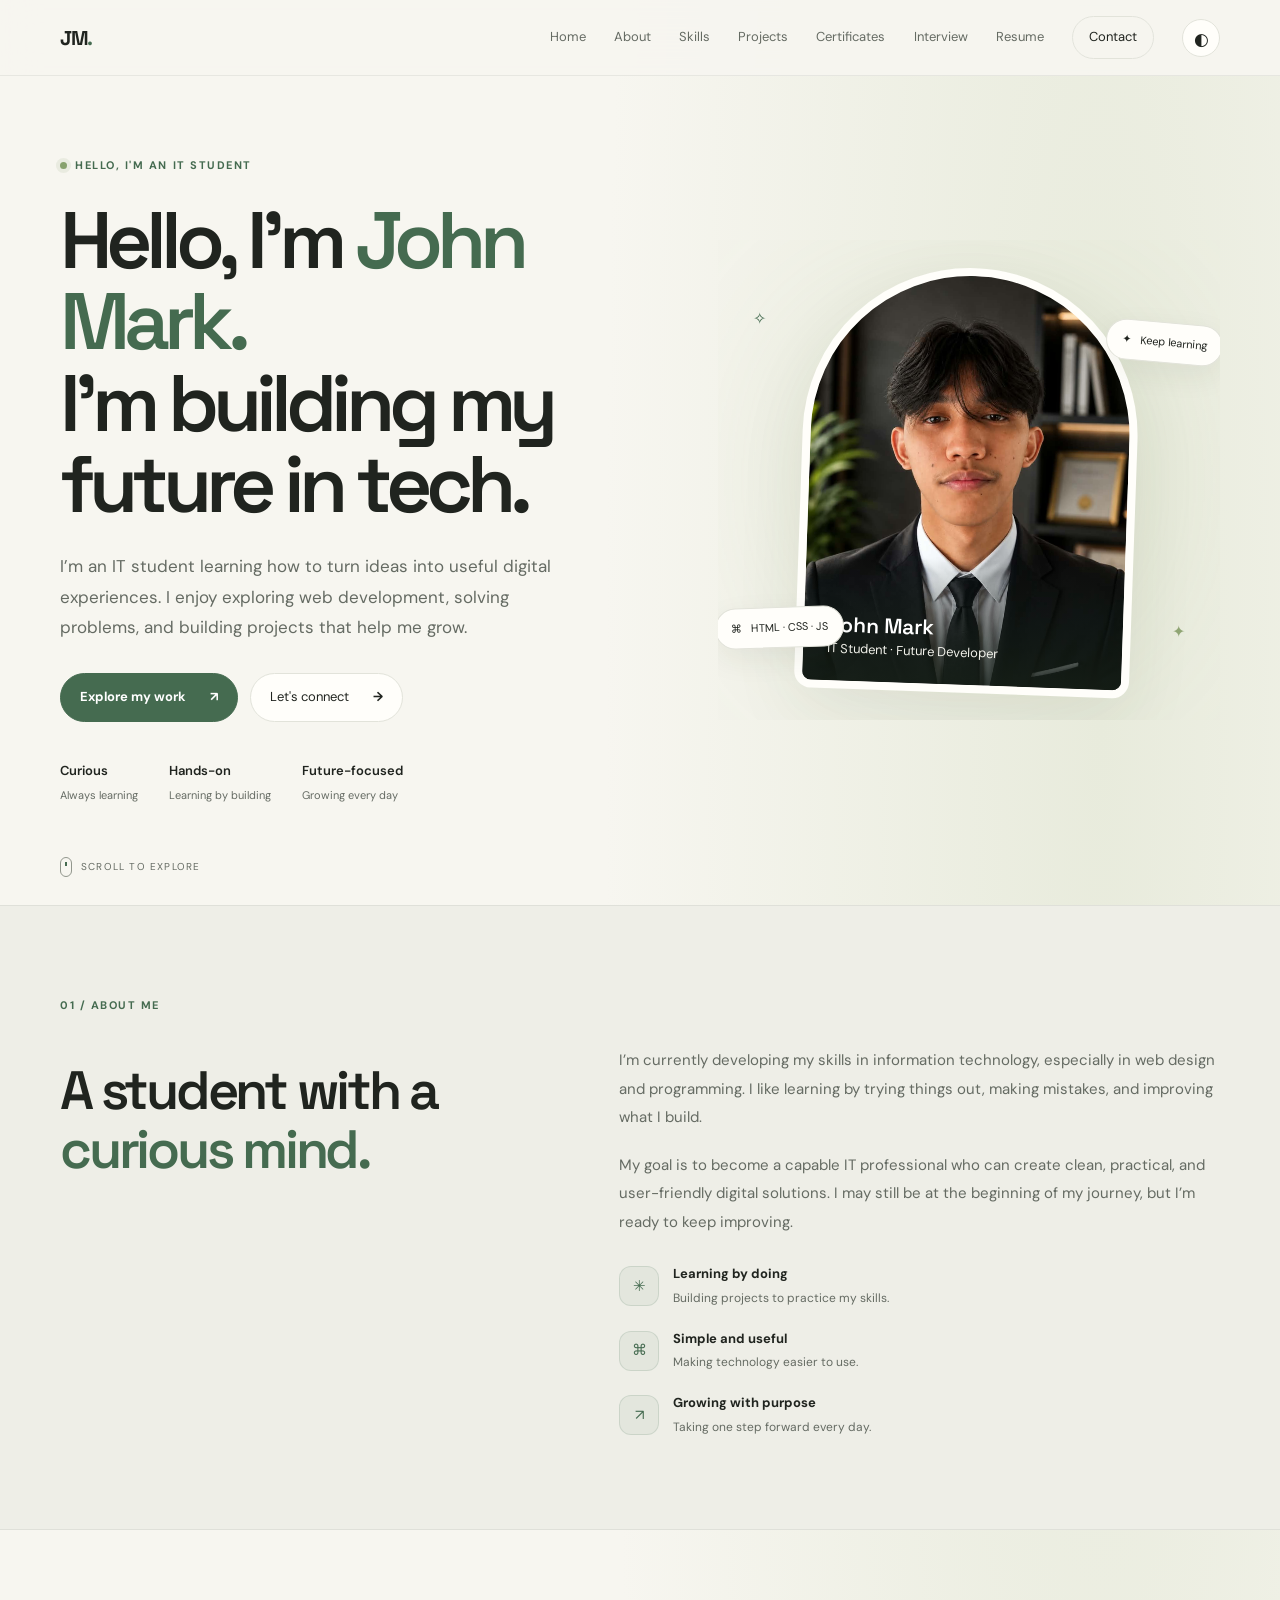
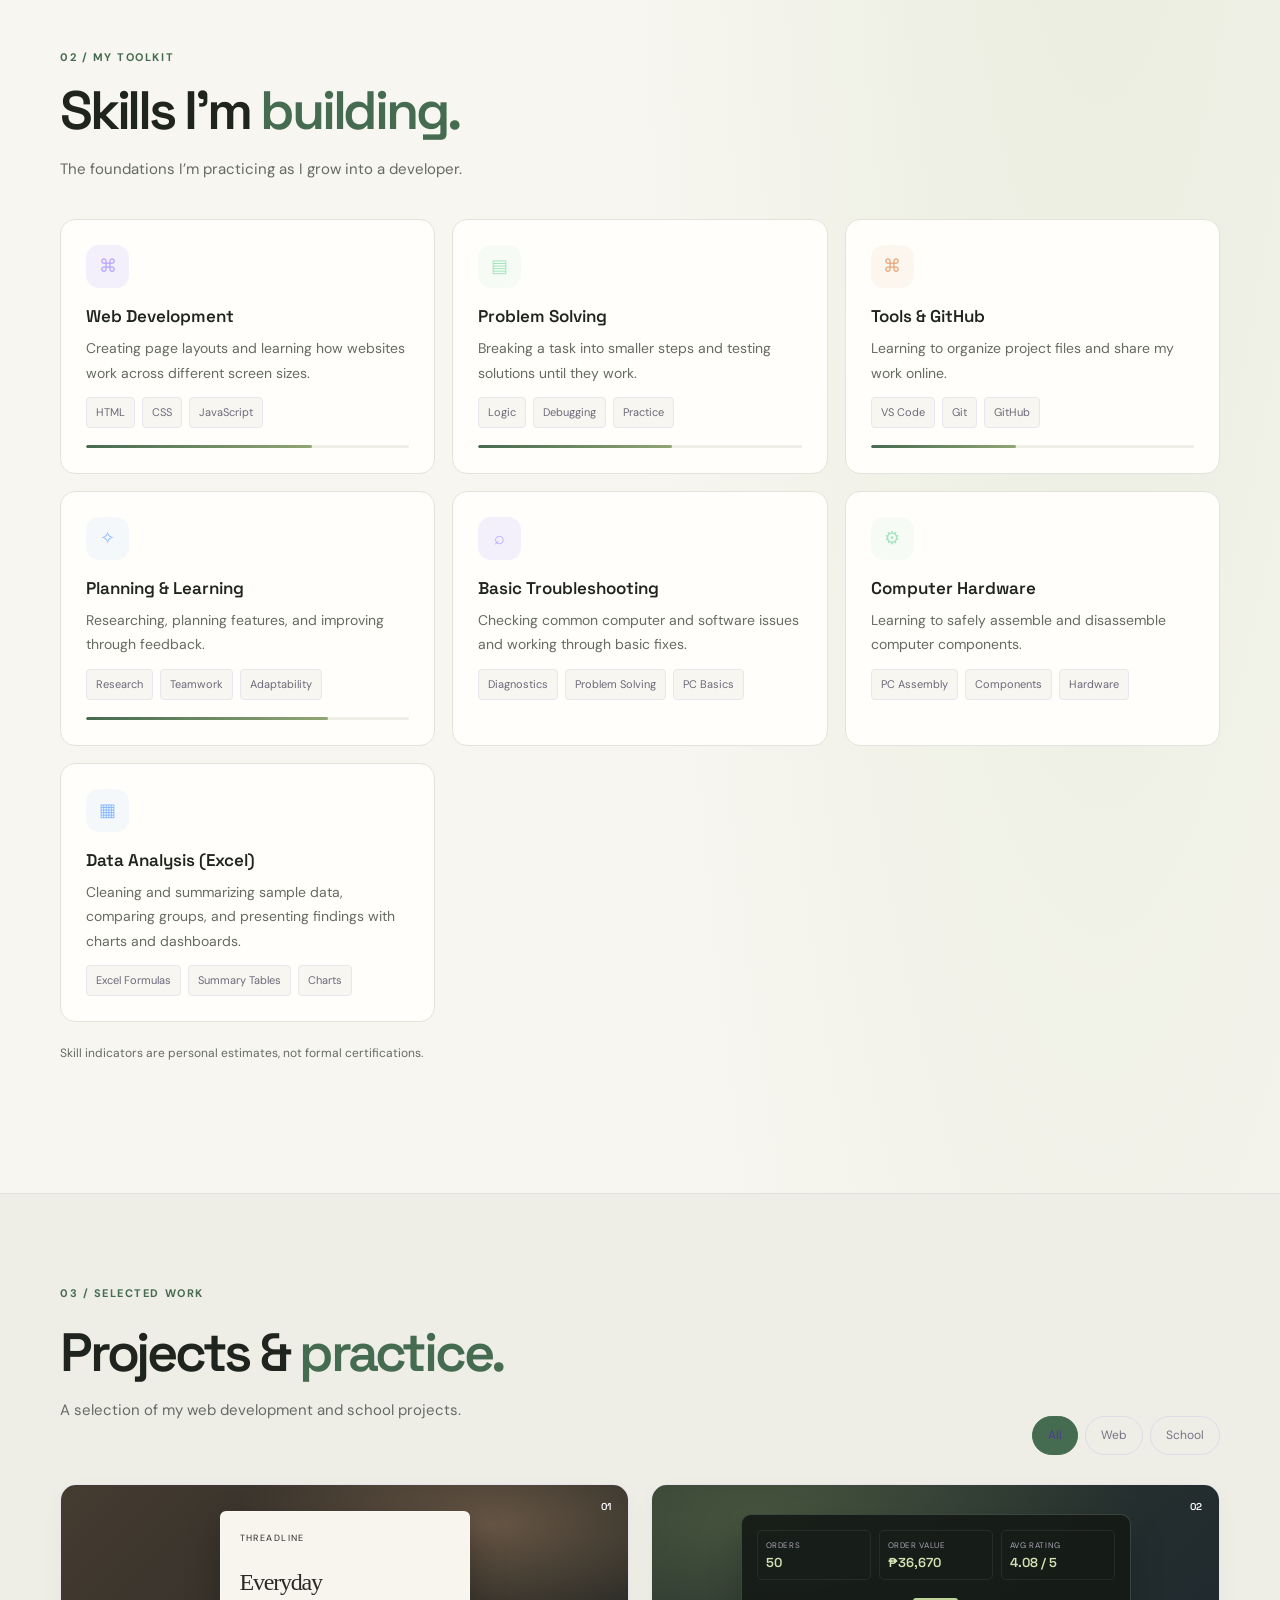
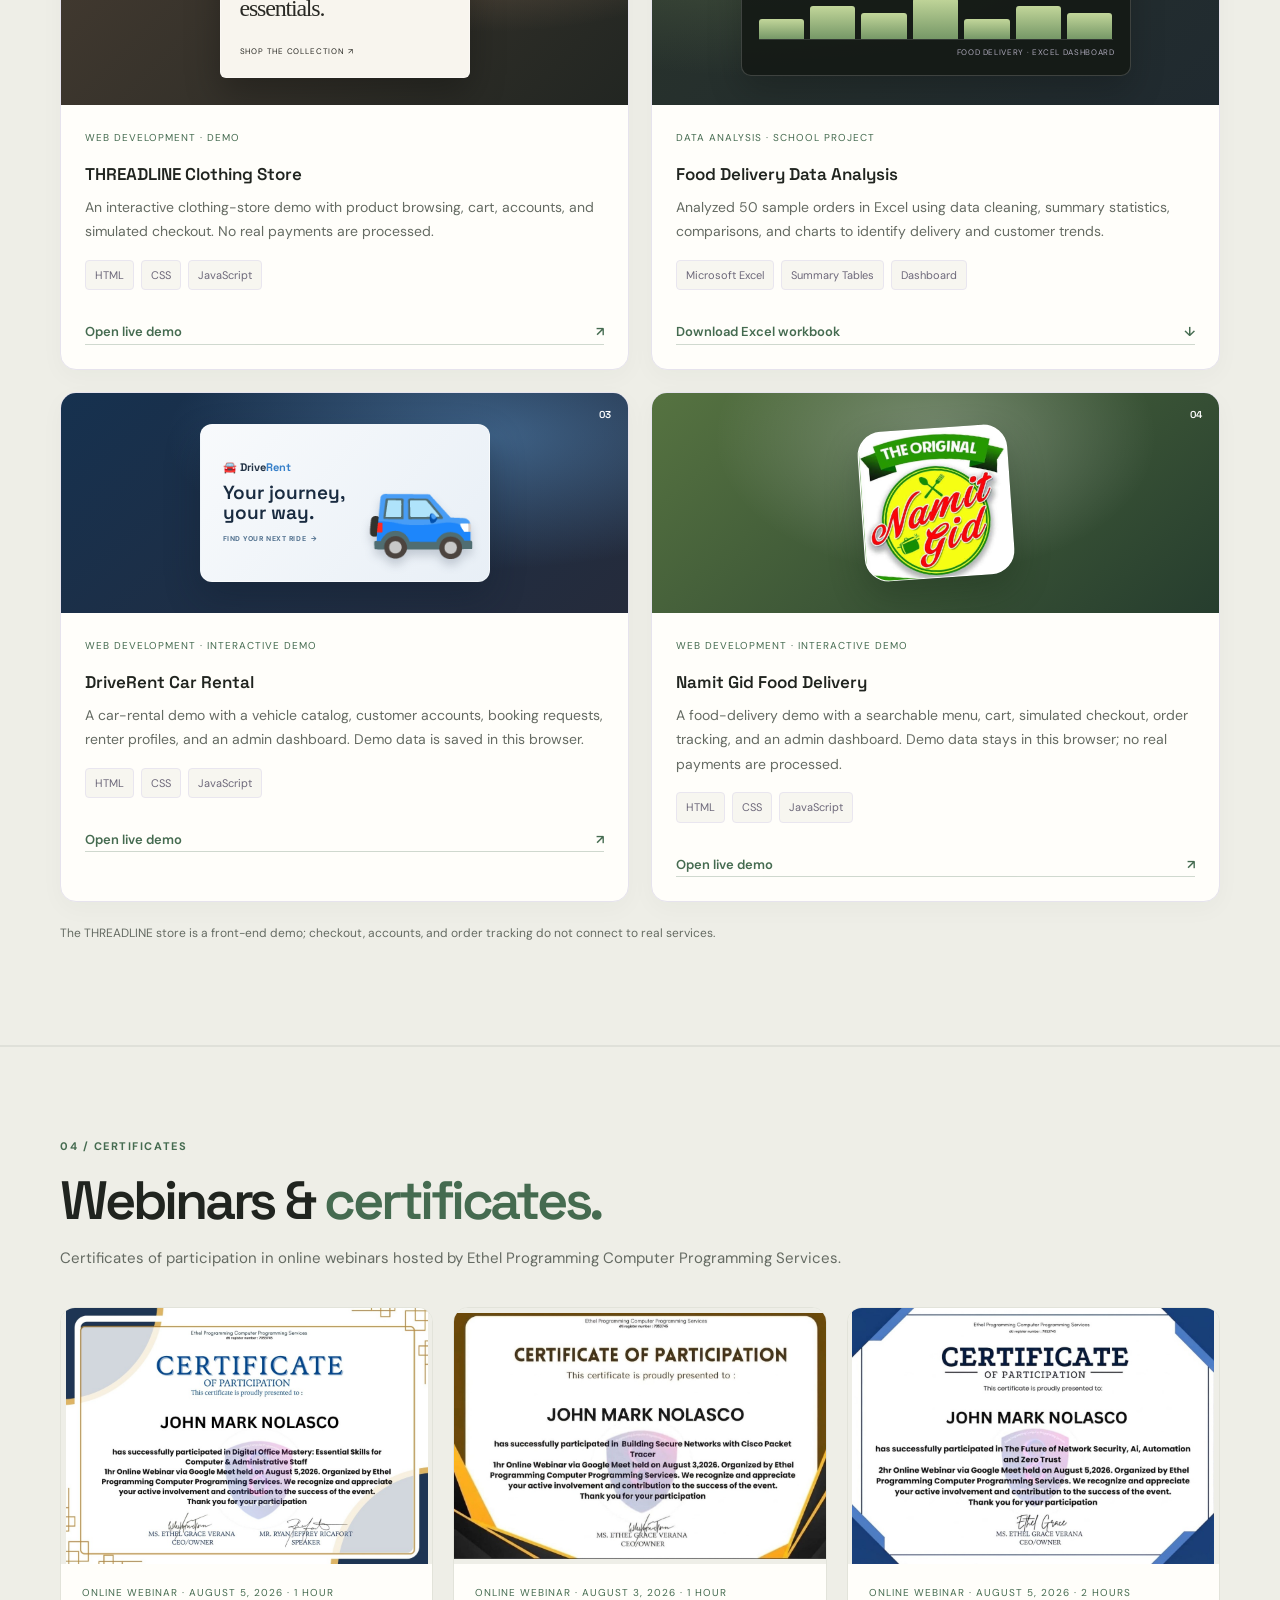
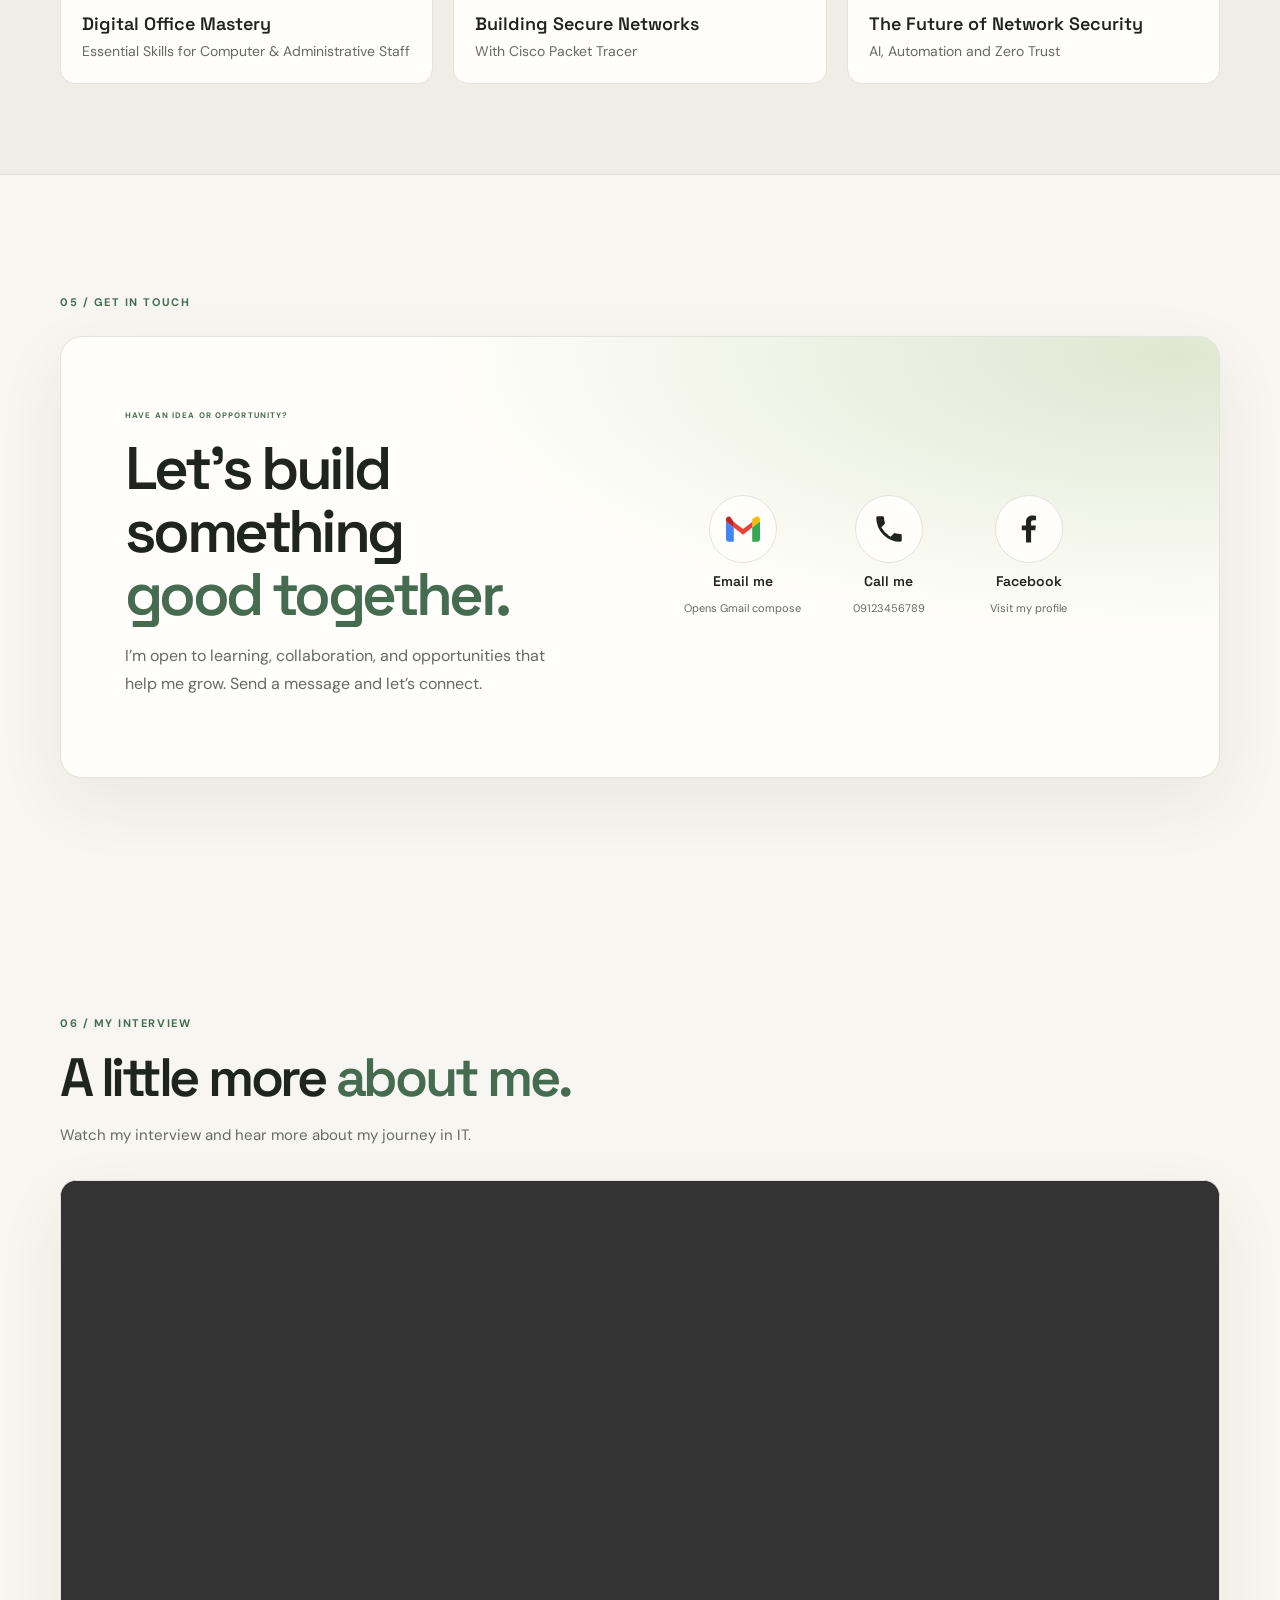
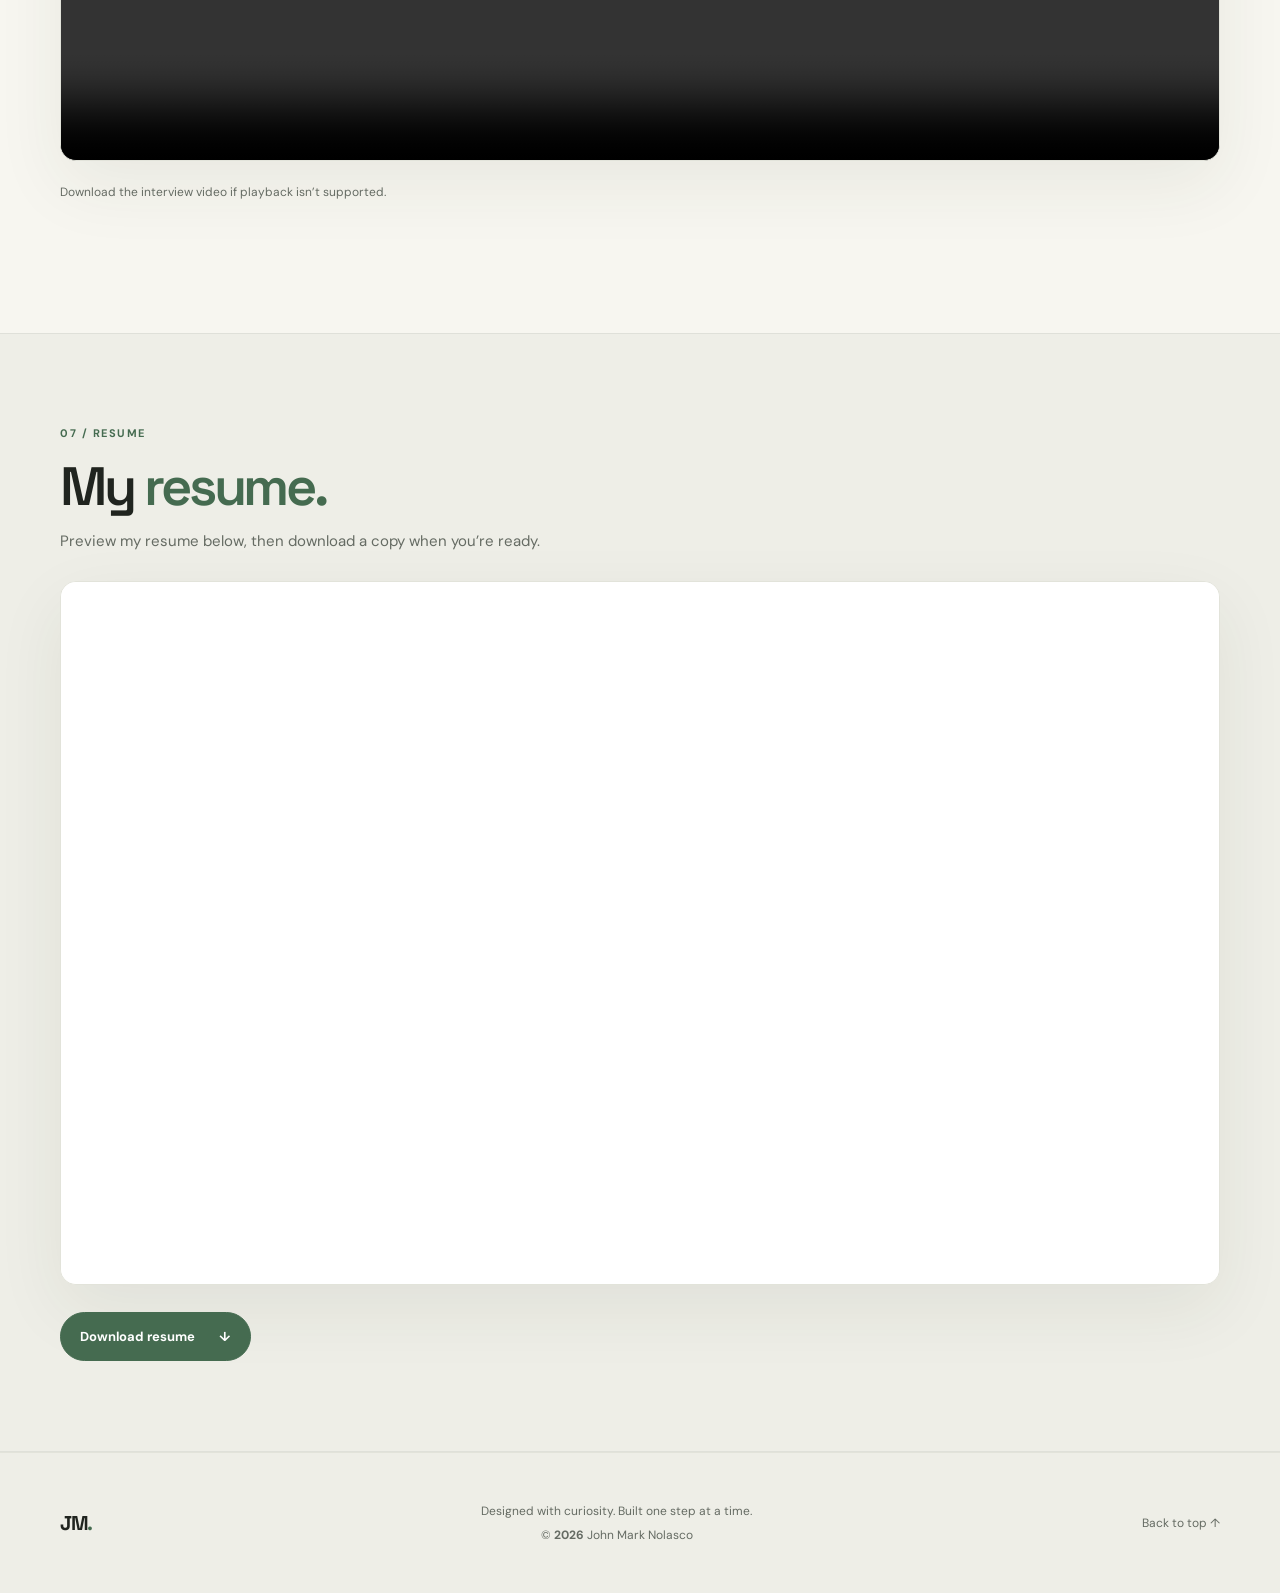
<file: index.html>
<!doctype html>
<html lang="en">
<head>
<meta charset="utf-8"><meta name="viewport" content="width=device-width,initial-scale=1">
<meta name="theme-color" content="#f7f6f0">
<meta name="description" content="John Mark Nolasco is an IT student learning web development and building useful digital experiences.">
<title>John Mark — Portfolio</title>
<meta property="og:title" content="John Mark Nolasco — IT Student & Aspiring Developer">
<meta property="og:description" content="Explore John Mark's projects, skills, certificates, and journey in technology.">
<meta property="og:type" content="website">
<link rel="preconnect" href="https://fonts.googleapis.com"><link rel="preconnect" href="https://fonts.gstatic.com" crossorigin>
<link href="https://fonts.googleapis.com/css2?family=DM+Sans:wght@400;500;600;700&family=Space+Grotesk:wght@400;500;600;700&display=swap" rel="stylesheet">
<link rel="stylesheet" href="style.css"><link rel="stylesheet" href="readability.css"><link rel="stylesheet" href="portfolio.css"><script defer src="script.js"></script>
</head>
<body>
<a class="skip-link" href="#main">Skip to content</a>
<header class="topbar"><nav class="nav wrap" aria-label="Main navigation"><a class="logo" href="#home">JM<span>.</span></a><button class="hamburger" id="hamburger" type="button" aria-label="Open menu" aria-controls="navlinks" aria-expanded="false">☰</button><div class="navlinks" id="navlinks"><a href="#home">Home</a><a href="#about">About</a><a href="#skills">Skills</a><a href="#projects">Projects</a><a href="#certificates">Certificates</a><a href="#interview">Interview</a><a href="#resume">Resume</a><a href="#contact">Contact</a><button id="theme" class="theme" type="button" aria-label="Switch to dark theme">◐</button></div></nav></header>
<main id="main">
<section class="hero wrap" id="home">
<div class="hero-copy reveal"><div class="eyebrow"><i></i> HELLO, I'M AN IT STUDENT</div><h1>Hello, I’m <span>John<br>Mark.</span><br>I’m building my<br>future in tech.</h1><p class="lead">I’m an IT student learning how to turn ideas into useful digital experiences. I enjoy exploring web development, solving problems, and building projects that help me grow.</p><div class="actions"><a class="btn primary" href="#projects">Explore my work <b>↗</b></a><a class="btn" href="#contact">Let's connect <b>→</b></a></div><div class="mini-stats"><div><strong>Curious</strong><small>Always learning</small></div><div><strong>Hands-on</strong><small>Learning by building</small></div><div><strong>Future-focused</strong><small>Growing every day</small></div></div></div>
<div class="hero-visual reveal"><div class="glow"></div><div class="orbit orbit1"></div><div class="orbit orbit2"></div><div class="profile-card"><img class="profile-photo" src="john-mark-portrait.png" alt="Portrait of John Mark Nolasco"><div class="photo-caption"><b>John Mark</b><small>IT Student · Future Developer</small></div></div><div class="float-tag tag-one">✦ &nbsp; Keep learning</div><div class="float-tag tag-two">⌘ &nbsp; HTML · CSS · JS</div><div class="spark spark1">✦</div><div class="spark spark2">✧</div></div>
<a class="scroll" href="#about"><span></span> SCROLL TO EXPLORE</a>
</section>
<section class="about section-band" id="about"><div class="wrap"><div class="section-kicker reveal">01 / ABOUT ME</div><div class="about-grid"><h2 class="section-title reveal">A student with a<br><span>curious mind.</span></h2><div class="about-copy reveal"><p>I’m currently developing my skills in information technology, especially in web design and programming. I like learning by trying things out, making mistakes, and improving what I build.</p><p>My goal is to become a capable IT professional who can create clean, practical, and user-friendly digital solutions. I may still be at the beginning of my journey, but I’m ready to keep improving.</p><div class="about-points"><div><i>✳</i><span><b>Learning by doing</b><small>Building projects to practice my skills.</small></span></div><div><i>⌘</i><span><b>Simple and useful</b><small>Making technology easier to use.</small></span></div><div><i>↗</i><span><b>Growing with purpose</b><small>Taking one step forward every day.</small></span></div></div></div></div></div></section>
<section class="skills wrap section" id="skills"><div class="section-kicker reveal">02 / MY TOOLKIT</div><h2 class="section-title reveal">Skills I’m <span>building.</span></h2><p class="section-intro reveal">The foundations I’m practicing as I grow into a developer.</p><div class="skill-grid"><article class="skill-card reveal"><div class="skill-icon purple">⌘</div><h3>Web Development</h3><p>Creating page layouts and learning how websites work across different screen sizes.</p><div class="tags"><span>HTML</span><span>CSS</span><span>JavaScript</span></div><div class="level"><span style="width:70%"></span></div></article><article class="skill-card reveal"><div class="skill-icon green">▤</div><h3>Problem Solving</h3><p>Breaking a task into smaller steps and testing solutions until they work.</p><div class="tags"><span>Logic</span><span>Debugging</span><span>Practice</span></div><div class="level"><span style="width:60%"></span></div></article><article class="skill-card reveal"><div class="skill-icon orange">⌘</div><h3>Tools & GitHub</h3><p>Learning to organize project files and share my work online.</p><div class="tags"><span>VS Code</span><span>Git</span><span>GitHub</span></div><div class="level"><span style="width:45%"></span></div></article><article class="skill-card reveal"><div class="skill-icon blue">✧</div><h3>Planning & Learning</h3><p>Researching, planning features, and improving through feedback.</p><div class="tags"><span>Research</span><span>Teamwork</span><span>Adaptability</span></div><div class="level"><span style="width:75%"></span></div></article><article class="skill-card reveal"><div class="skill-icon purple">⌕</div><h3>Basic Troubleshooting</h3><p>Checking common computer and software issues and working through basic fixes.</p><div class="tags"><span>Diagnostics</span><span>Problem Solving</span><span>PC Basics</span></div></article><article class="skill-card reveal"><div class="skill-icon green">⚙</div><h3>Computer Hardware</h3><p>Learning to safely assemble and disassemble computer components.</p><div class="tags"><span>PC Assembly</span><span>Components</span><span>Hardware</span></div></article><article class="skill-card reveal"><div class="skill-icon blue">▦</div><h3>Data Analysis (Excel)</h3><p>Cleaning and summarizing sample data, comparing groups, and presenting findings with charts and dashboards.</p><div class="tags"><span>Excel Formulas</span><span>Summary Tables</span><span>Charts</span></div></article></div><p class="note reveal">Skill indicators are personal estimates, not formal certifications.</p></section>
<section class="projects section-band" id="projects"><div class="wrap"><div class="section-kicker reveal">03 / SELECTED WORK</div><div class="project-heading reveal"><div><h2 class="section-title">Projects & <span>practice.</span></h2><p class="section-intro">A selection of my web development and school projects.</p></div><div class="filters"><button class="active" data-filter="all">All</button><button data-filter="web">Web</button><button data-filter="school">School</button></div></div><div class="project-grid" id="projectGrid">
<article class="project reveal" data-kind="web"><div class="project-art art-orange"><div class="store-preview"><small>THREADLINE</small><b>Everyday<br>essentials.</b><span>SHOP THE COLLECTION ↗</span></div><b>01</b></div><div class="project-body"><div class="project-meta">WEB DEVELOPMENT · DEMO</div><h3>THREADLINE Clothing Store</h3><p>An interactive clothing-store demo with product browsing, cart, accounts, and simulated checkout. No real payments are processed.</p><div class="tags"><span>HTML</span><span>CSS</span><span>JavaScript</span></div><a class="details" href="https://johnmarknolasco2005-wq.github.io/clothing/" target="_blank" rel="noopener noreferrer">Open live demo <span>↗</span></a></div></article>
<article class="project reveal" data-kind="school"><div class="project-art art-analytics"><div class="analytics-preview" aria-hidden="true"><div class="analytics-kpis"><span><small>ORDERS</small><b>50</b></span><span><small>ORDER VALUE</small><b>₱36,670</b></span><span><small>AVG RATING</small><b>4.08 / 5</b></span></div><div class="analytics-bars"><i></i><i></i><i></i><i></i><i></i><i></i><i></i></div><small class="analytics-caption">FOOD DELIVERY · EXCEL DASHBOARD</small></div><b>02</b></div><div class="project-body"><div class="project-meta">DATA ANALYSIS · SCHOOL PROJECT</div><h3>Food Delivery Data Analysis</h3><p>Analyzed 50 sample orders in Excel using data cleaning, summary statistics, comparisons, and charts to identify delivery and customer trends.</p><div class="tags"><span>Microsoft Excel</span><span>Summary Tables</span><span>Dashboard</span></div><a class="details" href="food-delivery-data-analysis.xlsx" download="Food-Delivery-Data-Analysis.xlsx">Download Excel workbook <span>↓</span></a></div></article>
<article class="project reveal" data-kind="web"><div class="project-art driverent-art"><div class="driverent-preview"><span class="driverent-logo">🚘 Drive<span>Rent</span></span><strong>Your journey,<br>your way.</strong><span class="driverent-car" aria-hidden="true">🚙</span><small>FIND YOUR NEXT RIDE&nbsp; →</small></div><b>03</b></div><div class="project-body"><div class="project-meta">WEB DEVELOPMENT · INTERACTIVE DEMO</div><h3>DriveRent Car Rental</h3><p>A car-rental demo with a vehicle catalog, customer accounts, booking requests, renter profiles, and an admin dashboard. Demo data is saved in this browser.</p><div class="tags"><span>HTML</span><span>CSS</span><span>JavaScript</span></div><a class="details" href="https://johnmarknolasco2005-wq.github.io/car-rent/" target="_blank" rel="noopener noreferrer">Open live demo <span>↗</span></a></div></article>
<article class="project reveal" data-kind="web"><div class="project-art namitgid-art"><div class="namitgid-preview"><img src="namit-gid-logo.png" alt="The Original Namit Gid logo"></div><b>04</b></div><div class="project-body"><div class="project-meta">WEB DEVELOPMENT · INTERACTIVE DEMO</div><h3>Namit Gid Food Delivery</h3><p>A food-delivery demo with a searchable menu, cart, simulated checkout, order tracking, and an admin dashboard. Demo data stays in this browser; no real payments are processed.</p><div class="tags"><span>HTML</span><span>CSS</span><span>JavaScript</span></div><a class="details" href="https://johnmarknolasco2005-wq.github.io/namitgid/" target="_blank" rel="noopener noreferrer">Open live demo <span>↗</span></a></div></article>
</div><p class="note">The THREADLINE store is a front-end demo; checkout, accounts, and order tracking do not connect to real services.</p></div></section>
<section class="certificates section-band" id="certificates"><div class="wrap"><div class="section-kicker reveal">04 / CERTIFICATES</div><h2 class="section-title reveal">Webinars & <span>certificates.</span></h2><p class="section-intro reveal">Certificates of participation in online webinars hosted by Ethel Programming Computer Programming Services.</p><div class="certificate-grid">
<article class="certificate-card reveal"><a class="certificate-image" href="certificate-digital-office-mastery.jpg" target="_blank" rel="noopener noreferrer" aria-label="Open Digital Office Mastery certificate"><img src="certificate-digital-office-mastery.jpg" alt="Certificate of participation in Digital Office Mastery: Essential Skills for Computer and Administrative Staff"></a><div class="certificate-copy"><div class="project-meta">ONLINE WEBINAR · AUGUST 5, 2026 · 1 HOUR</div><h3>Digital Office Mastery</h3><p>Essential Skills for Computer & Administrative Staff</p></div></article>
<article class="certificate-card reveal"><a class="certificate-image" href="certificate-secure-networks-cisco-packet-tracer.jpg" target="_blank" rel="noopener noreferrer" aria-label="Open Building Secure Networks with Cisco Packet Tracer certificate"><img src="certificate-secure-networks-cisco-packet-tracer.jpg" alt="Certificate of participation in Building Secure Networks with Cisco Packet Tracer"></a><div class="certificate-copy"><div class="project-meta">ONLINE WEBINAR · AUGUST 3, 2026 · 1 HOUR</div><h3>Building Secure Networks</h3><p>With Cisco Packet Tracer</p></div></article>
<article class="certificate-card reveal"><a class="certificate-image" href="certificate-future-network-security.jpg" target="_blank" rel="noopener noreferrer" aria-label="Open The Future of Network Security certificate"><img src="certificate-future-network-security.jpg" alt="Certificate of participation in The Future of Network Security, AI, Automation and Zero Trust"></a><div class="certificate-copy"><div class="project-meta">ONLINE WEBINAR · AUGUST 5, 2026 · 2 HOURS</div><h3>The Future of Network Security</h3><p>AI, Automation and Zero Trust</p></div></article>
</div></div></section>
<section class="contact wrap section" id="contact">
<div class="section-kicker reveal">05 / GET IN TOUCH</div>
<div class="contact-panel reveal">
<div class="contact-copy">
<p class="eyebrow">HAVE AN IDEA OR OPPORTUNITY?</p>
<h2>Let’s build<br>something<br><span>good together.</span></h2>
<p>I’m open to learning, collaboration, and opportunities that help me grow. Send a message and let’s connect.</p>
</div>
<div class="contact-cta">
<div class="contact-action">
<a class="contact-icon" id="gmailContact" href="https://mail.google.com/mail/u/0/?view=cm&amp;fs=1&amp;to=johnmarknolasco134%40gmail.com" target="_blank" rel="noopener noreferrer" aria-label="Send an email to John Mark using Gmail">
<svg viewBox="0 0 48 36" aria-hidden="true" focusable="false"><path fill="#4285f4" d="M3 36h8V16L0 7v25a4 4 0 0 0 3 4"/><path fill="#34a853" d="M37 36h8a4 4 0 0 0 3-4V7l-11 9"/><path fill="#fbbc04" d="M37 8v8l11-9V4a4 4 0 0 0-6-3L37 4"/><path fill="#ea4335" d="M11 8v8L24 26 37 16V8L24 18"/><path fill="#c5221f" d="M0 4v3l11 9V8L6 1a4 4 0 0 0-6 3"/></svg>
</a>
<span>Email me</span><small>Opens Gmail compose</small>
</div>
<div class="contact-action">
<a class="contact-icon phone-icon" href="tel:09123456789" aria-label="Call John Mark at 09123456789">
<svg viewBox="0 0 24 24" aria-hidden="true" focusable="false"><path d="M6.6 10.8a15.5 15.5 0 0 0 6.6 6.6l2.2-2.2a1 1 0 0 1 1.02-.24 11.4 11.4 0 0 0 3.58.57 1 1 0 0 1 1 1V20a1 1 0 0 1-1 1A17 17 0 0 1 3 4a1 1 0 0 1 1-1h3.5a1 1 0 0 1 1 1 11.4 11.4 0 0 0 .57 3.58 1 1 0 0 1-.25 1.02z"/></svg>
</a>
<span>Call me</span><small>09123456789</small>
</div>
<div class="contact-action">
<a class="contact-icon facebook-icon" href="https://www.facebook.com/johnmaknolasco" target="_blank" rel="noopener noreferrer" aria-label="Visit John Mark's Facebook profile">
<svg viewBox="0 0 24 24" aria-hidden="true" focusable="false"><path d="M13.4 21v-8.2h2.8l.4-3.2h-3.2v-2c0-.9.3-1.5 1.6-1.5h1.7V3.2c-.3 0-1.3-.2-2.5-.2-2.5 0-4.2 1.5-4.2 4.3v2.4H7.2v3.2H10V21z"/></svg>
</a>
<span>Facebook</span><small>Visit my profile</small>
</div>
</div>
</div>
</section>
<section class="interview section wrap" id="interview"><div class="section-kicker reveal">06 / MY INTERVIEW</div><h2 class="section-title reveal">A little more <span>about me.</span></h2><p class="section-intro reveal">Watch my interview and hear more about my journey in IT.</p><video class="interview-player reveal" controls preload="metadata" playsinline aria-label="Interview with John Mark Nolasco"><source src="interview.mp4" type="video/mp4">Your browser can’t play this video. <a href="interview.mp4">Open the interview video</a>.</video><p class="note reveal"><a href="interview.mp4" download>Download the interview video</a> if playback isn’t supported.</p></section>
<section class="resume section-band" id="resume"><div class="wrap resume-panel"><div class="resume-heading"><div class="section-kicker">07 / RESUME</div><h2 class="section-title">My <span>resume.</span></h2><p class="section-intro">Preview my resume below, then download a copy when you’re ready.</p></div><div class="resume-preview"><iframe src="resume.pdf#view=FitH" title="Preview of John Mark Nolasco's resume">Your browser does not support embedded PDF previews. <a href="resume.pdf">Open the resume PDF</a>.</iframe></div><a class="btn primary resume-download" href="resume.pdf" download="John-Mark-Nolasco-Resume.pdf">Download resume <b>↓</b></a></div></section>
</main>
<footer><div class="wrap footer-inner"><a class="logo" href="#home">JM<span>.</span></a><p>Designed with curiosity. Built one step at a time. <span>© <b id="year"></b> John Mark Nolasco</span></p><a href="#home">Back to top ↑</a></div></footer>
</body></html>
</file>
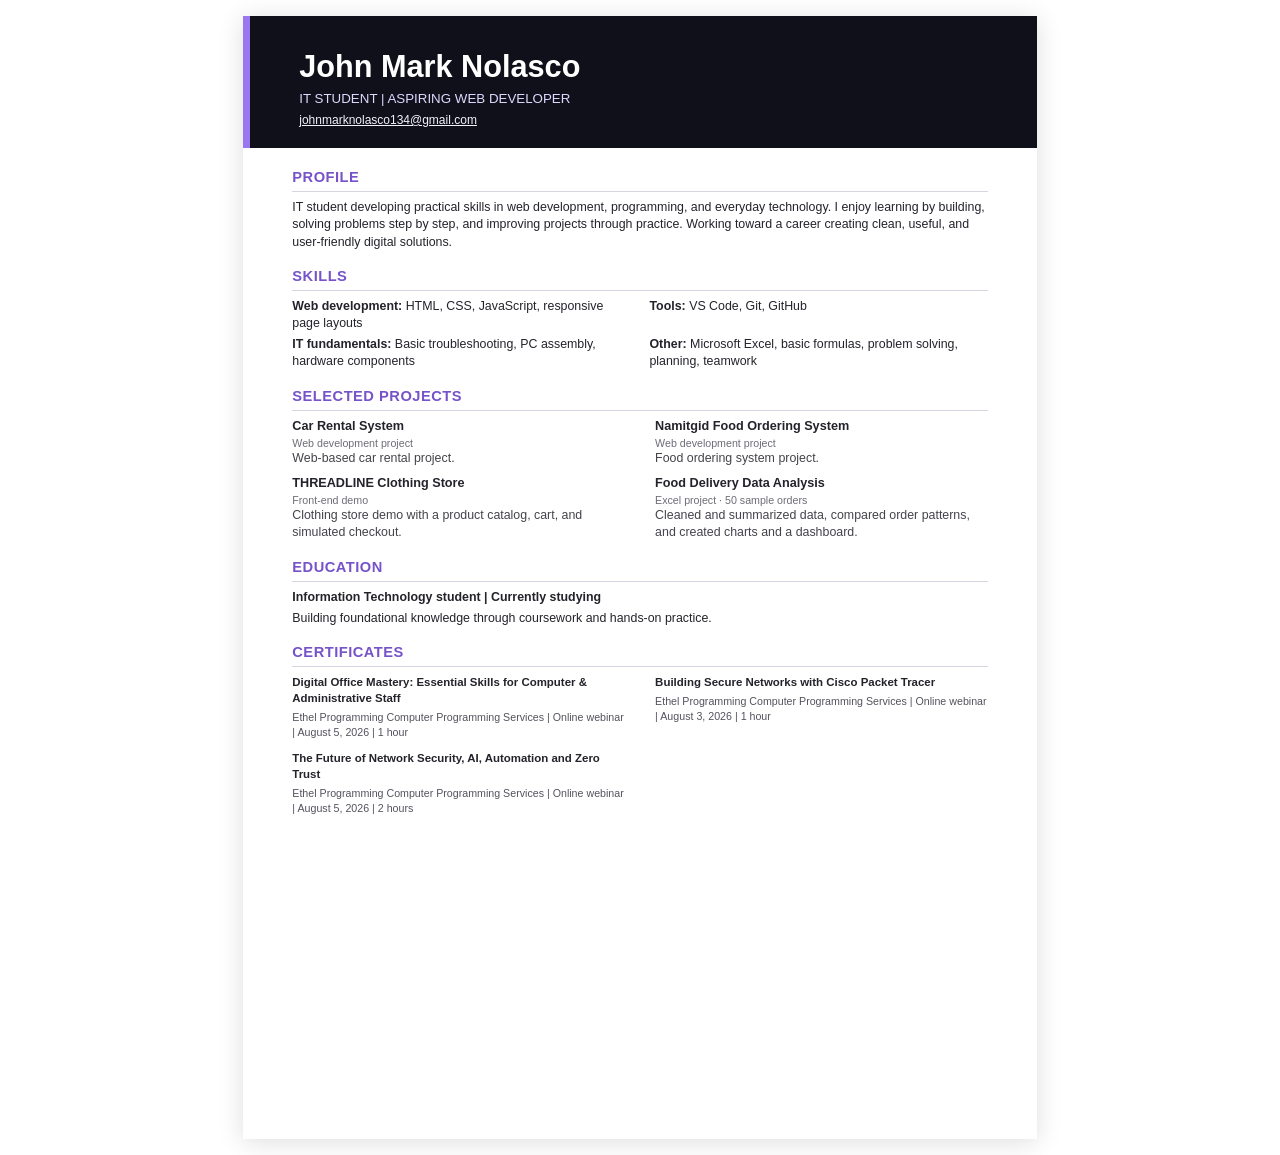
<file: resume.html>
<!doctype html>
<html lang="en">
<head>
<meta charset="utf-8">
<meta name="viewport" content="width=device-width,initial-scale=1">
<title>John Mark Nolasco — Resume</title>
<style>
@page{size:A4;margin:11mm 13mm}
*{box-sizing:border-box}
body{margin:0;color:#24232b;font:9.3pt/1.38 Arial,Helvetica,sans-serif}
header{margin:-11mm -13mm 5mm;padding:9mm 13mm 5mm;background:#10101a;color:#fff;border-left:7px solid #9877ef}
h1{margin:0;font-size:23pt;line-height:1.05}
.role{margin:2mm 0 1mm;color:#ded7ff;font-size:10pt}
.email{font-size:9pt;color:#f4f0ff}
section{margin:4mm 0 0}
h2{margin:0 0 2mm;padding-bottom:1mm;border-bottom:1px solid #d8d4e1;color:#7753ca;font-size:11pt;letter-spacing:.5px}
p{margin:1mm 0}
.skill-list{display:grid;grid-template-columns:1fr 1fr;gap:1mm 5mm}
.skill-list p{margin:0}
.projects{display:grid;grid-template-columns:1fr 1fr;column-gap:8mm;row-gap:2mm}
.project h3{margin:0;font-size:9.5pt}
.project p{margin:0;color:#45434b}
.project .meta{font-size:8pt;color:#6f6c76}
.education{margin-top:4mm}
.certificates{display:grid;grid-template-columns:1fr 1fr;gap:2mm 8mm}
.certificate strong{display:block;font-size:8.6pt}
.certificate p{font-size:8pt;color:#55525d}
@media screen{body{max-width:210mm;min-height:297mm;margin:16px auto;padding:11mm 13mm;box-shadow:0 3px 24px #0002;background:white}header{margin:-11mm -13mm 5mm}}
</style>
</head>
<body>
<header>
  <h1>John Mark Nolasco</h1>
  <p class="role">IT STUDENT | ASPIRING WEB DEVELOPER</p>
  <a class="email" href="mailto:johnmarknolasco134@gmail.com">johnmarknolasco134@gmail.com</a>
</header>
<section>
  <h2>PROFILE</h2>
  <p>IT student developing practical skills in web development, programming, and everyday technology. I enjoy learning by building, solving problems step by step, and improving projects through practice. Working toward a career creating clean, useful, and user-friendly digital solutions.</p>
</section>
<section>
  <h2>SKILLS</h2>
  <div class="skill-list">
    <p><strong>Web development:</strong> HTML, CSS, JavaScript, responsive page layouts</p>
    <p><strong>Tools:</strong> VS Code, Git, GitHub</p>
    <p><strong>IT fundamentals:</strong> Basic troubleshooting, PC assembly, hardware components</p>
    <p><strong>Other:</strong> Microsoft Excel, basic formulas, problem solving, planning, teamwork</p>
  </div>
</section>
<section>
  <h2>SELECTED PROJECTS</h2>
  <div class="projects">
    <article class="project">
      <h3>Car Rental System</h3>
      <p class="meta">Web development project</p>
      <p>Web-based car rental project.</p>
    </article>
    <article class="project">
      <h3>Namitgid Food Ordering System</h3>
      <p class="meta">Web development project</p>
      <p>Food ordering system project.</p>
    </article>
    <article class="project">
      <h3>THREADLINE Clothing Store</h3>
      <p class="meta">Front-end demo</p>
      <p>Clothing store demo with a product catalog, cart, and simulated checkout.</p>
    </article>
    <article class="project">
      <h3>Food Delivery Data Analysis</h3>
      <p class="meta">Excel project · 50 sample orders</p>
      <p>Cleaned and summarized data, compared order patterns, and created charts and a dashboard.</p>
    </article>
  </div>
</section>
<section class="education">
  <h2>EDUCATION</h2>
  <p><strong>Information Technology student | Currently studying</strong></p>
  <p>Building foundational knowledge through coursework and hands-on practice.</p>
</section>
<section>
  <h2>CERTIFICATES</h2>
  <div class="certificates">
    <article class="certificate">
      <strong>Digital Office Mastery: Essential Skills for Computer &amp; Administrative Staff</strong>
      <p>Ethel Programming Computer Programming Services | Online webinar | August 5, 2026 | 1 hour</p>
    </article>
    <article class="certificate">
      <strong>Building Secure Networks with Cisco Packet Tracer</strong>
      <p>Ethel Programming Computer Programming Services | Online webinar | August 3, 2026 | 1 hour</p>
    </article>
    <article class="certificate">
      <strong>The Future of Network Security, AI, Automation and Zero Trust</strong>
      <p>Ethel Programming Computer Programming Services | Online webinar | August 5, 2026 | 2 hours</p>
    </article>
  </div>
</section>
</body>
</html>
</file>
<file: style.css>
*{box-sizing:border-box}html{scroll-behavior:smooth;scroll-padding-top:85px} :root{--bg:#0b0b10;--panel:#111118;--panel2:#15151e;--text:#f3f2f8;--muted:#9896a8;--line:#25242e;--purple:#a18aff;--green:#a2e5bd;--width:1060px}body{margin:0;background:var(--bg);color:var(--text);font-family:"DM Sans",sans-serif;font-size:14px;line-height:1.65;transition:background .25s,color .25s}a{color:inherit;text-decoration:none}button,input,textarea{font:inherit}.wrap{width:min(var(--width),calc(100% - 56px));margin:auto}.topbar{height:66px;position:sticky;top:0;z-index:10;background:#0b0b10e8;backdrop-filter:blur(18px);border-bottom:1px solid #ffffff0b}.nav{height:100%;display:flex;align-items:center;justify-content:space-between}.logo{font:700 15px "Space Grotesk",sans-serif;letter-spacing:-.05em}.logo span{color:var(--purple)}.navlinks{display:flex;align-items:center;gap:28px;font-size:11px;color:#aaa8b8}.navlinks a:hover{color:white}.navlinks a:last-of-type{border:1px solid #33313e;padding:7px 12px;border-radius:6px;color:#eee}.theme,.hamburger{border:1px solid #33313e;background:transparent;color:#eee;border-radius:6px;padding:5px 8px;cursor:pointer}.hamburger{display:none}.hero{min-height:535px;display:grid;grid-template-columns:1.02fr .98fr;align-items:center;gap:50px;position:relative;padding-top:65px;padding-bottom:75px}.eyebrow,.section-kicker{font-size:9px;letter-spacing:.17em;color:#aaa0ff;font-weight:700}.eyebrow{display:flex;align-items:center;gap:8px}.eyebrow i{display:inline-block;width:5px;height:5px;border-radius:50%;background:#a18aff;box-shadow:0 0 12px #a18aff}.hero h1{font:600 clamp(38px,5vw,57px)/1.08 "Space Grotesk",sans-serif;letter-spacing:-.07em;margin:16px 0 19px}.hero h1 span,.section-title span,.contact h2 span{color:var(--purple)}.lead{max-width:420px;color:var(--muted);font-size:12px;line-height:1.9}.actions{display:flex;gap:10px;margin-top:24px}.btn{display:inline-flex;align-items:center;justify-content:center;gap:20px;padding:10px 13px;border:1px solid #33313e;background:transparent;border-radius:5px;color:var(--text);font-size:10px;cursor:pointer;transition:transform .2s,border .2s}.btn:hover{transform:translateY(-2px);border-color:#a18aff}.btn.primary{background:#a18aff;color:#0b0b10;border-color:#a18aff;font-weight:700}.btn b{font-size:13px}.mini-stats{display:flex;gap:28px;margin-top:32px}.mini-stats div{display:flex;flex-direction:column}.mini-stats strong{font-size:10px;font-weight:600}.mini-stats small{font-size:9px;color:var(--muted);margin-top:3px}.hero-visual{height:350px;display:grid;place-items:center;position:relative}.glow{position:absolute;width:220px;height:220px;background:#8663e9;filter:blur(100px);opacity:.16}.orbit{position:absolute;border:1px solid #a18aff20;border-radius:50%;transform:rotate(-20deg)}.orbit1{width:300px;height:240px}.orbit2{width:240px;height:300px;transform:rotate(40deg);border-color:#a2e5bd17}.profile-card{position:relative;width:245px;min-height:245px;padding:17px;border:1px solid #34313f;border-radius:13px;background:linear-gradient(145deg,#171720,#101017);box-shadow:0 25px 60px #0008;transform:rotate(-5deg);z-index:1}.card-head{display:flex;align-items:center;gap:9px}.avatar{display:grid;place-items:center;width:29px;height:29px;border-radius:9px;background:#282238;color:#b8a5ff;font:700 10px "Space Grotesk",sans-serif}.card-head b{display:block;font-size:10px}.card-head small{display:block;color:var(--muted);font-size:8px}.dots{margin-left:auto;color:#777;font-size:10px;letter-spacing:2px}.card-message{margin:27px 0 24px;padding-left:7px}.card-message>small{font-size:7px;letter-spacing:.14em;color:#9d9aab}.card-message h2{font:600 25px/1.08 "Space Grotesk",sans-serif;letter-spacing:-.05em;margin:9px 0}.card-message h2 span{color:var(--green)}.card-foot{border-top:1px solid #2d2b36;padding-top:11px;display:flex;justify-content:space-between;font-size:8px;color:#c4c0d2}.status{color:var(--green)}.status i{display:inline-block;width:5px;height:5px;background:var(--green);border-radius:50%;margin-right:4px}.float-tag{position:absolute;z-index:2;padding:8px 10px;background:#191821;border:1px solid #35323e;border-radius:7px;box-shadow:0 10px 30px #0006;font-size:8px;color:#d8d4e3}.tag-one{right:5px;top:70px;transform:rotate(5deg)}.tag-two{left:5px;bottom:65px;transform:rotate(-2deg)}.spark{position:absolute;color:var(--green);font-size:16px}.spark1{right:35px;bottom:75px}.spark2{left:35px;top:65px;color:var(--purple)}.scroll{position:absolute;bottom:22px;left:0;display:flex;align-items:center;gap:9px;font-size:8px;letter-spacing:.12em;color:#777486}.scroll span{height:20px;width:12px;border:1px solid #706b7f;border-radius:10px;position:relative}.scroll span:after{content:"";position:absolute;top:4px;left:4px;width:2px;height:4px;background:var(--purple);animation:scroll 1.5s infinite}.section{padding-top:90px;padding-bottom:90px}.section-band{background:#0e0e14;border-top:1px solid #ffffff08;border-bottom:1px solid #ffffff08;padding:62px 0}.about-grid{display:grid;grid-template-columns:.85fr 1.15fr;gap:65px;margin-top:24px}.section-title{font:600 clamp(27px,3.5vw,38px)/1.16 "Space Grotesk",sans-serif;letter-spacing:-.06em;margin:12px 0}.about-copy{color:var(--muted);font-size:11px;line-height:1.9}.about-copy p{margin:0 0 14px}.about-points{display:grid;gap:12px;margin-top:22px}.about-points>div{display:flex;align-items:center;gap:12px}.about-points i{display:grid;place-items:center;width:30px;height:30px;background:#a18aff17;border:1px solid #a18aff25;border-radius:8px;color:var(--purple);font-style:normal}.about-points b,.about-points small{display:block}.about-points b{color:var(--text);font-size:10px}.about-points small{font-size:9px}.section-intro{font-size:11px;color:var(--muted);margin:10px 0 25px}.skill-grid{display:grid;grid-template-columns:repeat(4,1fr);gap:13px;margin-top:27px}.skill-card{background:var(--panel);border:1px solid var(--line);border-radius:9px;padding:18px;min-height:215px;transition:transform .2s,border-color .2s}.skill-card:hover,.project:hover{transform:translateY(-4px);border-color:#62517f}.skill-icon{display:grid;place-items:center;width:30px;height:30px;border-radius:8px;font-size:13px;margin-bottom:17px}.purple{background:#a18aff20;color:#b8a5ff}.green{background:#a2e5bd18;color:#a2e5bd}.orange{background:#e9a77a18;color:#e9a77a}.blue{background:#8bbaff18;color:#8bbaff}.skill-card h3,.project h3{font:600 12px "Space Grotesk",sans-serif;margin:0 0 8px}.skill-card p,.project-body>p{font-size:10px;color:var(--muted);line-height:1.8;min-height:54px;margin:0 0 12px}.tags{display:flex;gap:5px;flex-wrap:wrap}.tags span{font-size:8px;padding:4px 6px;border-radius:4px;background:#ffffff07;border:1px solid #ffffff0e;color:#b4b0c0}.level{height:3px;background:#25232d;border-radius:5px;margin-top:17px;overflow:hidden}.level span{height:100%;display:block;background:linear-gradient(90deg,#9b83ff,#a2e5bd);border-radius:5px}.note{color:#737182;font-size:9px;margin-top:18px}.project-heading{display:flex;justify-content:space-between;align-items:end;gap:20px;margin-top:16px}.project-heading .section-title{margin-top:0}.filters{display:flex;gap:5px}.filters button{background:transparent;border:1px solid #2b2934;color:#8c899a;padding:6px 10px;border-radius:5px;font-size:9px;cursor:pointer}.filters button.active,.filters button:hover{background:#a18aff18;border-color:#a18aff6b;color:#d5cbff}.project-grid{display:grid;grid-template-columns:repeat(3,1fr);gap:15px;margin-top:25px}.project{background:#121219;border:1px solid #26242e;border-radius:9px;overflow:hidden;transition:transform .2s,border-color .2s}.project.hide{display:none}.project-art{height:145px;position:relative;display:grid;place-items:center;overflow:hidden}.project-art>b{position:absolute;top:12px;right:13px;font:600 10px "Space Grotesk",sans-serif;color:#ffffff70}.art-purple{background:linear-gradient(140deg,#241a3c,#171a2c)}.art-green{background:linear-gradient(140deg,#dceee1,#9db9a5)}.art-orange{background:linear-gradient(140deg,#3b2922,#171416)}.art-window{width:65%;height:72%;border:1px solid #ffffff2a;border-radius:5px;background:#151522;box-shadow:0 8px 30px #0005;padding:8px}.art-window>span{display:inline-block;width:4px;height:4px;background:#a18aff;border-radius:50%;margin-right:3px}.art-line{height:5px;width:45%;background:#a18aff;margin:15px 0 9px;border-radius:3px}.art-boxes{display:flex;gap:6px}.art-boxes i{height:26px;flex:1;background:#302743;border-radius:3px}.art-chart{height:23px;margin-top:8px;background:linear-gradient(160deg,transparent 40%,#a18aff 41%,#a18aff 44%,transparent 45%),linear-gradient(20deg,transparent 45%,#a2e5bd 46%,#a2e5bd 49%,transparent 50%);border-bottom:1px solid #ffffff20}.task-paper{width:67%;background:#f4f8f3;color:#354a3b;padding:13px 14px;border-radius:4px;box-shadow:0 10px 25px #263e2c40;transform:rotate(-3deg)}.task-paper b{display:block;font-size:10px;margin-bottom:9px}.task-paper i{display:block;font-style:normal;font-size:7px;padding:4px 0;border-bottom:1px solid #dce6dc}.store-preview{width:70%;height:76%;border:1px solid #98745d;background:#241c1a;padding:14px;display:flex;flex-direction:column;justify-content:space-between;color:#e9c4a8}.store-preview small{font-size:6px;letter-spacing:.16em}.store-preview b{font:600 22px/.95 "Space Grotesk",sans-serif;letter-spacing:-.05em}.store-preview span{font-size:6px;letter-spacing:.1em}.project-body{padding:16px}.project-meta{font-size:8px;letter-spacing:.12em;color:#a99aff;margin-bottom:7px}.project h3{font-size:13px}.project-body>p{min-height:50px}.details{display:flex;justify-content:space-between;width:100%;margin-top:15px;padding:11px 0 0;border:0;border-top:1px solid #ffffff0e;background:transparent;color:#c1b4ff;font-size:9px;text-align:left;cursor:pointer}.details span{font-size:13px}.contact{padding-bottom:100px}.contact-panel{display:grid;grid-template-columns:1fr .78fr;gap:55px;align-items:center;background:radial-gradient(ellipse at 15% 70%,#8e67e31a,transparent 45%),#111118;border:1px solid #26242f;border-radius:12px;padding:40px;margin-top:20px}.contact-copy .eyebrow{font-size:8px}.contact h2{font:600 clamp(31px,4vw,43px)/1.08 "Space Grotesk",sans-serif;letter-spacing:-.06em;margin:16px 0}.contact-copy>p:not(.eyebrow){font-size:11px;color:var(--muted);max-width:330px}.contact-links{display:flex;align-items:center;gap:12px;flex-wrap:wrap;margin-top:24px;font-size:10px}.contact-links a{color:#d9d1ff}.contact-links button{font-size:9px;border:1px solid #34313e;background:transparent;color:#aaa6b7;border-radius:4px;padding:6px 8px;cursor:pointer}.contact form{display:flex;flex-direction:column}.contact label{font-size:9px;margin:0 0 5px;color:#c4c0cf}.contact input,.contact textarea{border:1px solid #2b2935;border-radius:5px;background:#0c0c12;color:var(--text);padding:10px;font-size:10px;margin-bottom:13px;outline:none}.contact input:focus,.contact textarea:focus{border-color:#a18aff}.contact textarea{resize:vertical}.submit{width:100%;justify-content:space-between}.contact form>small{font-size:8px;color:#777486;margin-top:9px}footer{border-top:1px solid #ffffff0c;padding:20px 0}.footer-inner{display:flex;align-items:center;justify-content:space-between;gap:20px}.footer-inner p{font-size:8px;color:#777486;text-align:center}.footer-inner p span{display:block;margin-top:4px}.footer-inner>a:last-child{font-size:9px;color:#aaa5bb}dialog{width:min(440px,calc(100% - 30px));background:#15141d;color:var(--text);border:1px solid #34313e;border-radius:12px;padding:28px;box-shadow:0 20px 90px #000a}dialog::backdrop{background:#050509cc;backdrop-filter:blur(4px)}dialog h2{font:600 25px "Space Grotesk",sans-serif;letter-spacing:-.05em;margin:10px 0}dialog p:not(.section-kicker){font-size:11px;color:var(--muted);line-height:1.8}dialog small{display:block;color:#777486;font-size:9px;margin:18px 0}.close{float:right;background:none;border:0;color:#aaa;font-size:24px;cursor:pointer}#toast{position:fixed;bottom:20px;left:50%;transform:translate(-50%,20px);background:#22202c;border:1px solid #403b50;color:white;padding:10px 14px;border-radius:6px;font-size:10px;opacity:0;pointer-events:none;transition:.2s;z-index:20}#toast.show{opacity:1;transform:translate(-50%,0)}.reveal{opacity:1;transform:none}.reveal-animations .reveal{opacity:0;transform:translateY(15px);transition:opacity .65s,transform .65s}.reveal-animations .reveal.visible{opacity:1;transform:translateY(0)}@keyframes scroll{0%{opacity:0;transform:translateY(0)}50%{opacity:1}100%{opacity:0;transform:translateY(7px)}}.light{--bg:#f7f6fb;--panel:#fff;--panel2:#fff;--text:#1c1a28;--muted:#777486;--line:#e6e3ed}.light .topbar{background:#f7f6fbe8}.light .section-band{background:#f0eff6}.light .profile-card,.light .float-tag,.light .project,.light .contact-panel{background:#fff}.light .contact-panel{background:radial-gradient(ellipse at 15% 70%,#8e67e31a,transparent 45%),#fff}.light .contact input,.light .contact textarea{background:#faf9fd;color:#1c1a28}.light .navlinks a:hover{color:#1c1a28}.light .task-paper{background:#f4f8f3}.light dialog{background:#fff;color:#1c1a28}.light .project{border-color:#e6e3ed}.light .tags span{color:#6d687a;border-color:#e9e6ef}.light .filters button{color:#777486;border-color:#dedbe7}.light .filters button.active{color:#4f3c96}@media(max-width:800px){.hero{gap:20px}.hero h1{font-size:43px}.hero-visual{height:300px}.skill-grid{grid-template-columns:repeat(2,1fr)}.about-grid{gap:30px}.contact-panel{gap:28px;padding:28px}.project-grid{gap:10px}}@media(max-width:600px){.wrap{width:calc(100% - 36px)}.topbar{height:58px}.hamburger{display:block}.navlinks{display:none;position:absolute;top:58px;left:0;right:0;background:var(--bg);padding:20px 24px;flex-direction:column;align-items:stretch;gap:15px;border-bottom:1px solid var(--line)}.navlinks.open{display:flex}.navlinks a:last-of-type{text-align:center}.theme{width:100%}.hero{grid-template-columns:1fr;padding-top:50px;padding-bottom:70px;gap:5px}.hero h1{font-size:45px}.hero-visual{height:300px;grid-row:2}.profile-card{width:220px;min-height:225px}.card-message h2{font-size:22px}.tag-one{right:0}.tag-two{left:0}.mini-stats{gap:16px}.mini-stats strong{font-size:9px}.mini-stats small{font-size:8px}.scroll{bottom:20px}.section{padding-top:65px;padding-bottom:65px}.section-band{padding:50px 0}.about-grid{grid-template-columns:1fr;gap:14px}.about-grid .section-title{margin-bottom:0}.skill-grid,.project-grid{grid-template-columns:1fr}.skill-card{min-height:0}.skill-card p,.project-body>p{min-height:0}.project-art{height:165px}.project-heading{align-items:flex-start;flex-direction:column}.filters{margin-top:0}.contact-panel{grid-template-columns:1fr;padding:24px 19px;gap:25px}.contact h2{font-size:36px}.footer-inner{flex-wrap:wrap}.footer-inner p{order:3;flex-basis:100%;text-align:left;margin:0}.footer-inner>a:last-child{margin-left:auto}}@media(prefers-reduced-motion:reduce){*{scroll-behavior:auto!important;animation:none!important;transition:none!important}.reveal{opacity:1;transform:none}}
</file>
<file: readability.css>
body {
  font-size: 17px;
}

.wrap {
  width: min(1120px, calc(100% - 64px));
}

.navlinks {
  font-size: 14px;
}

.eyebrow,
.section-kicker {
  font-size: 12px;
}

.hero {
  min-height: 660px;
  gap: 60px;
}

.hero h1 {
  font-size: clamp(48px, 5.5vw, 68px);
}

.lead {
  max-width: 520px;
  font-size: 16px;
}

.btn {
  padding: 13px 17px;
  font-size: 14px;
}

.mini-stats {
  gap: 34px;
}

.mini-stats strong {
  font-size: 13px;
}

.mini-stats small {
  font-size: 12px;
}

.hero-visual {
  height: 440px;
}

.profile-card {
  width: 320px;
  min-height: 320px;
  padding: 22px;
}

.avatar {
  width: 38px;
  height: 38px;
  font-size: 13px;
}

.card-head b {
  font-size: 14px;
}

.card-head small {
  font-size: 11px;
}

.card-message {
  margin: 34px 0 30px;
}

.card-message > small {
  font-size: 10px;
}

.card-message h2 {
  font-size: 34px;
}

.card-foot {
  padding-top: 14px;
  font-size: 11px;
}

.float-tag {
  padding: 10px 13px;
  font-size: 11px;
}

.scroll {
  font-size: 11px;
}

.section {
  padding-top: 110px;
  padding-bottom: 110px;
}

.section-band {
  padding: 76px 0;
}

.section-title {
  font-size: clamp(36px, 4vw, 48px);
}

.about-copy,
.section-intro {
  font-size: 15px;
}

.about-points b {
  font-size: 14px;
}

.about-points small {
  font-size: 12px;
}

.skill-card {
  padding: 22px;
  min-height: 250px;
}

.skill-card h3,
.project h3 {
  font-size: 16px;
}

.skill-card p,
.project-body > p {
  font-size: 14px;
}

.skill-icon {
  width: 40px;
  height: 40px;
  font-size: 17px;
}

.tags {
  gap: 7px;
}

.tags span {
  font-size: 11px;
  padding: 5px 8px;
}

.project-grid {
  gap: 20px;
}

.project-art {
  height: 205px;
}

.art-window {
  padding: 12px;
}

.task-paper {
  padding: 17px 18px;
}

.store-preview {
  padding: 18px;
}

.project-body {
  padding: 20px;
}

.project-meta {
  font-size: 11px;
}

.details,
.filters button,
.note {
  font-size: 12px;
}

.contact-panel {
  padding: 50px;
}

.contact h2 {
  font-size: 48px;
}

.contact-copy > p:not(.eyebrow) {
  font-size: 15px;
}

.contact-links a,
.contact-links button,
.contact label,
.contact input,
.contact textarea {
  font-size: 14px;
}

.contact-links {
  display: grid;
  justify-items: start;
  gap: 14px;
  font-size: 14px;
}

.contact-item {
  display: grid;
  gap: 2px;
}

.contact-item b {
  color: #aaa6b7;
  font-size: 12px;
}

.contact-item span,
.contact-item a {
  overflow-wrap: anywhere;
}

.contact form > small {
  font-size: 11px;
}

.profile-card {
  width: 340px;
  height: 420px;
  min-height: 0;
  padding: 0;
  overflow: hidden;
}

.profile-photo {
  display: block;
  width: 100%;
  height: 100%;
  object-fit: cover;
  object-position: center 32%;
}

.photo-caption {
  position: absolute;
  right: 0;
  bottom: 0;
  left: 0;
  display: flex;
  flex-direction: column;
  padding: 38px 22px 20px;
  background: linear-gradient(transparent, #09090de8);
  color: #fff;
}

.photo-caption b {
  font: 600 20px "Space Grotesk", sans-serif;
}

.photo-caption small {
  color: #e4e0ec;
  font-size: 13px;
}

@media (max-width: 800px) {
  .wrap {
    width: min(100% - 48px, 700px);
  }

  .hero {
    min-height: 600px;
    gap: 28px;
  }

  .hero h1 {
    font-size: clamp(42px, 6vw, 54px);
  }

  .profile-card {
    width: 280px;
    height: 360px;
  }

  .card-message h2 {
    font-size: 29px;
  }

  .contact-panel {
    padding: 32px;
  }
}

@media (max-width: 600px) {
  .wrap {
    width: calc(100% - 36px);
  }

  .hero {
    min-height: 0;
    padding-top: 48px;
    padding-bottom: 75px;
    gap: 12px;
  }

  .hero h1 {
    font-size: clamp(40px, 11vw, 50px);
  }

  .lead {
    font-size: 15px;
  }

  .mini-stats {
    gap: 14px;
  }

  .mini-stats strong {
    font-size: 11px;
  }

  .mini-stats small {
    font-size: 10px;
  }

  .hero-visual {
    height: 340px;
  }

  .profile-card {
    width: min(280px, 76vw);
    height: 350px;
  }

  .photo-caption {
    padding: 34px 18px 17px;
  }

  .photo-caption b {
    font-size: 18px;
  }

  .photo-caption small {
    font-size: 12px;
  }

  .float-tag {
    font-size: 10px;
  }

  .section {
    padding-top: 70px;
    padding-bottom: 70px;
  }

  .section-band {
    padding: 55px 0;
  }

  .section-title {
    font-size: 36px;
  }

  .about-copy,
  .section-intro {
    font-size: 14px;
  }

  .skill-grid,
  .project-grid {
    grid-template-columns: 1fr;
  }

  .skill-card {
    min-height: 0;
  }

  .project-art {
    height: 200px;
  }

  .contact-panel {
    padding: 26px 20px;
  }

  .contact h2 {
    font-size: 40px;
  }
}

.resume-panel {
  display: flex;
  flex-direction: column;
  align-items: stretch;
  gap: 24px;
}

.resume-heading .section-title {
  margin-bottom: 12px;
}

.resume-heading .section-intro {
  margin-bottom: 0;
}

.resume-preview {
  width: 100%;
  overflow: hidden;
  border: 1px solid #ffffff18;
  border-radius: 12px;
  background: #171720;
}

.resume-preview iframe {
  display: block;
  width: 100%;
  height: min(78vh, 950px);
  min-height: 640px;
  border: 0;
  background: #fff;
}

.resume-download {
  align-self: center;
  min-width: 190px;
}

.certificate-grid {
  display: grid;
  grid-template-columns: repeat(3, minmax(0, 1fr));
  gap: 20px;
  margin-top: 34px;
}

.contact-cta {
  display: flex;
  justify-content: center;
  flex-wrap: wrap;
  gap: 24px;
}

.contact-action {
  display: flex;
  min-width: 150px;
  flex-direction: column;
  align-items: center;
  gap: 8px;
  text-align: center;
}

.contact-icon {
  display: grid;
  width: 84px;
  height: 84px;
  place-items: center;
  border: 1px solid #e5e5e5;
  border-radius: 50%;
  background: #fff;
  transition: transform .2s ease, box-shadow .2s ease;
}

.contact-icon:hover {
  transform: translateY(-3px);
  box-shadow: 0 8px 24px #0003;
}

.contact-icon:focus-visible {
  outline: 3px solid var(--purple);
  outline-offset: 4px;
}

.contact-icon svg {
  width: 42px;
  height: 32px;
}

.contact-icon.phone-icon svg {
  width: 34px;
  height: 34px;
  fill: #5f6368;
}

.contact-icon.facebook-icon svg {
  width: 36px;
  height: 36px;
  fill: #1877f2;
}

.contact-action > span {
  font: 600 17px "Space Grotesk", sans-serif;
}

.contact-action > small {
  color: var(--muted);
  font-size: 12px;
}

.certificate-card {
  overflow: hidden;
  border: 1px solid #ffffff18;
  border-radius: 16px;
  background: #ffffff08;
}

.certificate-image {
  display: block;
  overflow: hidden;
  background: #fff;
}

.certificate-image img {
  display: block;
  width: 100%;
  aspect-ratio: 1.45;
  object-fit: contain;
  transition: transform 0.25s ease;
}

.certificate-image:hover img,
.certificate-image:focus-visible img {
  transform: scale(1.04);
}

.certificate-copy {
  padding: 20px;
}

.certificate-copy .project-meta {
  line-height: 1.6;
}

.certificate-copy h3 {
  margin: 10px 0 5px;
  font: 600 18px "Space Grotesk", sans-serif;
}

.certificate-copy p {
  margin: 0;
  color: #aaa6b7;
  font-size: 14px;
  line-height: 1.6;
}

@media (max-width: 800px) {
  .certificate-grid {
    grid-template-columns: repeat(2, minmax(0, 1fr));
  }
}

@media (max-width: 600px) {
  .resume-preview iframe {
    height: 72vh;
    min-height: 520px;
  }

  .certificate-grid {
    grid-template-columns: 1fr;
  }
}

.art-analytics {
  background: radial-gradient(ellipse at 20% 15%, #3c315d, transparent 58%), linear-gradient(140deg, #171622, #202b31);
}

.analytics-preview {
  width: 78%;
  padding: 10px;
  border: 1px solid #ffffff24;
  border-radius: 8px;
  background: #101018e8;
  box-shadow: 0 8px 30px #0006;
}

.analytics-kpis {
  display: grid;
  grid-template-columns: repeat(3, 1fr);
  gap: 6px;
}

.analytics-kpis span {
  display: grid;
  gap: 2px;
  padding: 6px;
  border: 1px solid #ffffff12;
  border-radius: 5px;
}

.analytics-kpis small,
.analytics-caption {
  color: #aaa6b7;
  font-size: 7px;
  letter-spacing: 0.08em;
}

.analytics-kpis b {
  color: #c5b7ff;
  font: 600 11px "Space Grotesk", sans-serif;
}

.analytics-bars {
  display: flex;
  align-items: end;
  gap: 6px;
  height: 36px;
  margin: 9px 2px 6px;
  border-bottom: 1px solid #ffffff20;
}

.analytics-bars i {
  flex: 1;
  height: 45%;
  border-radius: 3px 3px 0 0;
  background: linear-gradient(#a18aff, #a2e5bd);
}

.analytics-bars i:nth-child(2),
.analytics-bars i:nth-child(6) {
  height: 72%;
}

.analytics-bars i:nth-child(3),
.analytics-bars i:nth-child(7) {
  height: 57%;
}

.analytics-bars i:nth-child(4) {
  height: 90%;
}

.analytics-caption {
  display: block;
  text-align: right;
}
</file>
<file: portfolio.css>
:root {
  color-scheme: light;
  --bg: #f7f6f0;
  --panel: #fffefa;
  --panel2: #eeeee7;
  --text: #20241f;
  --muted: #656b63;
  --line: #e2e3da;
  --purple: #456b50;
  --green: #c4d69b;
  --width: 1160px;
  --serif: Georgia, "Times New Roman", serif;
  --shadow: 0 24px 70px #26332212;
}

* {
  box-sizing: border-box;
}

html {
  scroll-behavior: smooth;
  scroll-padding-top: 92px;
  overflow-x: clip;
}

body {
  background:
    radial-gradient(ellipse at 86% 9%, #e8ebdc 0, transparent 31rem),
    var(--bg);
  color: var(--text);
  font-family: "DM Sans", sans-serif;
  font-size: 16px;
  line-height: 1.7;
}

body,
.topbar,
.skill-card,
.project,
.certificate-card,
.contact-panel,
.profile-card,
.resume-preview {
  transition:
    background-color 220ms ease,
    border-color 220ms ease,
    color 220ms ease,
    box-shadow 220ms ease;
}

a {
  text-underline-offset: 4px;
}

button,
a {
  -webkit-tap-highlight-color: transparent;
}

a:focus-visible,
button:focus-visible {
  outline: 3px solid #79976d;
  outline-offset: 4px;
}

.wrap {
  width: min(var(--width), calc(100% - 88px));
}

.skip-link {
  position: fixed;
  z-index: 20;
  top: 12px;
  left: 12px;
  transform: translateY(-160%);
  border-radius: 6px;
  background: var(--text);
  color: var(--bg);
  padding: 10px 14px;
}

.skip-link:focus {
  transform: translateY(0);
}

.topbar {
  height: 76px;
  border-bottom: 1px solid #28302712;
  background: #f7f6f0e8;
}

.nav {
  position: relative;
}

.logo {
  font: 700 20px "Space Grotesk", sans-serif;
  letter-spacing: -0.07em;
}

.logo span {
  color: var(--purple);
}

.navlinks {
  gap: clamp(16px, 2.2vw, 29px);
  color: var(--muted);
  font-size: 13px;
}

.navlinks a {
  transition: color 160ms ease;
}

.navlinks a:hover,
.footer-inner > a:last-child:hover {
  color: var(--purple);
}

.navlinks a:last-of-type {
  border: 0;
  padding: 0;
  color: var(--muted);
}

.navlinks a[href="#contact"] {
  border: 1px solid var(--line);
  border-radius: 999px;
  padding: 9px 16px;
  color: var(--text);
}

.navlinks a[href="#contact"]:hover {
  border-color: var(--purple);
  color: var(--purple);
}

.theme,
.hamburger {
  border-color: var(--line);
  border-radius: 50%;
  background: var(--panel);
  color: var(--text);
  cursor: pointer;
  transition: background-color 180ms ease, transform 180ms ease;
}

.theme {
  width: 38px;
  height: 38px;
  font-size: 17px;
}

.theme:hover,
.hamburger:hover {
  transform: translateY(-2px);
  background: var(--panel2);
}

.hamburger {
  width: 42px;
  height: 42px;
  padding: 0;
  font-size: 19px;
}

.hero {
  min-height: 700px;
  grid-template-columns: 1.05fr 0.95fr;
  gap: clamp(45px, 8vw, 110px);
  padding-top: 80px;
  padding-bottom: 100px;
}

.eyebrow,
.section-kicker {
  color: var(--purple);
  font-size: 11px;
  letter-spacing: 0.14em;
}

.eyebrow i {
  width: 7px;
  height: 7px;
  background: #87a16d;
  box-shadow: 0 0 0 4px #87a16d20;
}

.hero h1 {
  margin: 25px 0;
  font-size: clamp(55px, 6.5vw, 80px);
  line-height: 1.02;
  letter-spacing: -0.075em;
}

.hero h1 span,
.section-title span,
.contact h2 span {
  color: var(--purple);
}

.lead {
  max-width: 500px;
  color: var(--muted);
  font-size: 17px;
  line-height: 1.8;
}

.actions {
  gap: 12px;
  margin-top: 30px;
}

.btn {
  min-height: 49px;
  gap: 24px;
  border: 1px solid var(--line);
  border-radius: 999px;
  background: var(--panel);
  padding: 12px 19px;
  font-size: 13px;
}

.btn:hover {
  border-color: var(--purple);
}

.btn.primary {
  border-color: var(--purple);
  background: var(--purple);
  color: #fff;
}

.btn.primary:hover {
  background: #35523d;
}

.mini-stats {
  gap: 31px;
  margin-top: 38px;
}

.mini-stats div {
  gap: 1px;
}

.mini-stats strong {
  font-size: 13px;
}

.mini-stats small {
  font-size: 11px;
}

.hero-visual {
  height: 480px;
  overflow: clip;
}

.glow {
  width: 275px;
  height: 275px;
  background: #98af76;
  opacity: 0.23;
  filter: blur(100px);
}

.orbit {
  border-color: #536f4724;
}

.orbit2 {
  border-color: #8a9e6d30;
}

.profile-card {
  width: 335px;
  height: 425px;
  min-height: 0;
  padding: 0;
  overflow: hidden;
  border: 8px solid var(--panel);
  border-radius: 180px 180px 18px 18px;
  background: var(--panel);
  box-shadow: var(--shadow);
  transform: rotate(2deg);
}

.profile-photo {
  display: block;
  width: 100%;
  height: 100%;
  object-fit: cover;
  object-position: center 32%;
}

.photo-caption {
  position: absolute;
  right: 0;
  bottom: 0;
  left: 0;
  display: flex;
  flex-direction: column;
  padding: 56px 24px 21px;
  background: linear-gradient(transparent, #172018db);
  color: #fff;
}

.photo-caption b {
  font: 600 21px "Space Grotesk", sans-serif;
}

.photo-caption small {
  color: #f2f2eb;
  font-size: 13px;
}

.float-tag {
  border-color: #e2e3da;
  border-radius: 999px;
  background: var(--panel);
  box-shadow: 0 10px 30px #26332212;
  color: var(--text);
  padding: 10px 15px;
  font-size: 11px;
}

.tag-one {
  right: -3px;
  top: 82px;
}

.tag-two {
  left: -3px;
  bottom: 73px;
}

.spark {
  color: var(--purple);
}

.spark1 {
  color: #91a675;
}

.scroll {
  bottom: 28px;
  color: var(--muted);
  font-size: 10px;
}

.scroll span {
  border-color: #92978d;
}

.section {
  padding-top: 118px;
  padding-bottom: 118px;
}

.section-band {
  border-color: #28302712;
  background: var(--panel2);
  padding: 90px 0;
}

.about-grid {
  gap: clamp(55px, 9vw, 130px);
  margin-top: 32px;
}

.section-title {
  margin: 16px 0;
  font-size: clamp(37px, 4.5vw, 54px);
  line-height: 1.08;
}

.about-copy {
  color: var(--muted);
  font-size: 15px;
  line-height: 1.9;
}

.about-copy p {
  margin-bottom: 19px;
}

.about-points {
  gap: 17px;
  margin-top: 26px;
}

.about-points > div {
  gap: 14px;
}

.about-points i {
  width: 40px;
  height: 40px;
  border-color: #456b5024;
  border-radius: 12px;
  background: #456b5010;
  color: var(--purple);
}

.about-points b {
  font-size: 13px;
}

.about-points small {
  font-size: 12px;
}

.section-intro {
  margin: 12px 0 31px;
  color: var(--muted);
  font-size: 15px;
}

.skill-grid {
  grid-template-columns: repeat(3, minmax(0, 1fr));
  gap: 17px;
  margin-top: 37px;
}

.skill-card {
  min-height: 230px;
  border: 1px solid var(--line);
  border-radius: 15px;
  background: var(--panel);
  padding: 25px;
}

.skill-card:hover,
.project:hover {
  transform: translateY(-5px);
  border-color: #9bab86;
  box-shadow: 0 17px 42px #2633220d;
}

.skill-icon {
  width: 43px;
  height: 43px;
  border-radius: 13px;
  font-size: 18px;
}

.skill-card h3,
.project h3 {
  margin-bottom: 9px;
  font-size: 17px;
}

.skill-card p,
.project-body > p {
  min-height: 0;
  color: var(--muted);
  font-size: 14px;
  line-height: 1.75;
}

.tags {
  gap: 7px;
}

.tags span {
  border-color: var(--line);
  background: var(--bg);
  color: var(--muted);
  padding: 5px 9px;
  font-size: 11px;
}

.level {
  background: var(--panel2);
}

.level span {
  background: linear-gradient(90deg, var(--purple), #91a675);
}

.note {
  margin-top: 21px;
  color: var(--muted);
  font-size: 12px;
}

.project-heading {
  align-items: end;
  margin-top: 21px;
}

.project-heading .section-title {
  margin-top: 0;
}

.filters {
  gap: 7px;
}

.filters button {
  border-color: var(--line);
  border-radius: 999px;
  color: var(--muted);
  padding: 8px 15px;
  font-size: 12px;
  transition: all 160ms ease;
}

.filters button.active,
.filters button:hover {
  border-color: var(--purple);
  background: var(--purple);
  color: #fff;
}

.project-grid {
  grid-template-columns: repeat(2, minmax(0, 1fr));
  gap: 22px;
  margin-top: 29px;
}

.project {
  overflow: hidden;
  border: 1px solid var(--line);
  border-radius: 16px;
  background: var(--panel);
  box-shadow: 0 7px 24px #26332208;
}

.project-art {
  height: 220px;
}

.project-art > b {
  top: 15px;
  right: 17px;
  color: #fff;
}

.art-orange {
  background:
    radial-gradient(ellipse at 76% 18%, #d2a27c55, transparent 42%),
    linear-gradient(135deg, #453b31, #222622);
}

.art-analytics {
  background:
    radial-gradient(ellipse at 20% 15%, #66795280, transparent 60%),
    linear-gradient(140deg, #29332b, #202a30);
}

.namitgid-art {
  background:
    radial-gradient(ellipse at 50% 20%, #ffffff47, transparent 55%),
    linear-gradient(140deg, #567341, #263d2e);
}

.namitgid-preview {
  display: grid;
  width: 150px;
  height: 150px;
  place-items: center;
  overflow: hidden;
  border: 1px solid #ffffff99;
  border-radius: 24px;
  background: #fff;
  box-shadow: 0 15px 35px #14251250;
  transform: rotate(-4deg);
  transition: transform 220ms ease;
}

.project:hover .namitgid-preview {
  transform: rotate(0) scale(1.04);
}

.namitgid-preview img {
  display: block;
  width: 100%;
  height: 100%;
  object-fit: contain;
}

.driverent-art {
  background:
    radial-gradient(ellipse at 75% 20%, #5e96ca80, transparent 53%),
    linear-gradient(140deg, #16314f, #252b3b);
}

.driverent-preview {
  position: relative;
  display: flex;
  width: min(290px, 75%);
  min-height: 158px;
  flex-direction: column;
  align-items: flex-start;
  justify-content: center;
  overflow: hidden;
  border: 1px solid #ffffff44;
  border-radius: 12px;
  background: linear-gradient(130deg, #f8fafc, #e8eff6);
  padding: 18px 22px;
  box-shadow: 0 15px 35px #0e1c2b55;
}

.driverent-logo {
  position: relative;
  z-index: 1;
  color: #233346;
  font: 700 11px "Space Grotesk", sans-serif;
}

.driverent-logo > span {
  color: #3780ca;
}

.driverent-preview > strong {
  position: relative;
  z-index: 1;
  margin-top: 9px;
  color: #192b40;
  font: 600 19px/1.05 "Space Grotesk", sans-serif;
}

.driverent-preview > small {
  position: relative;
  z-index: 1;
  margin-top: 11px;
  color: #50708e;
  font-size: 7px;
  font-weight: 700;
  letter-spacing: 0.08em;
}

.driverent-car {
  position: absolute;
  right: 12px;
  bottom: -5px;
  font-size: clamp(56px, 8vw, 90px);
  filter: drop-shadow(0 6px 5px #13263c32);
  transform: scaleX(-1);
}

.store-preview {
  width: min(250px, 68%);
  padding: 19px;
  border: 1px solid #ffffff50;
  border-radius: 6px;
  background: #f8f5ee;
  color: #2a2a25;
  box-shadow: 0 15px 35px #0004;
}

.store-preview small {
  font-size: 9px;
  letter-spacing: 0.16em;
}

.store-preview b {
  display: block;
  margin: 13px 0;
  font: 500 24px/1.05 var(--serif);
}

.store-preview span {
  font-size: 8px;
  letter-spacing: 0.1em;
}

.analytics-preview {
  width: 76%;
  max-width: 390px;
  padding: 15px;
  border-color: #ffffff2c;
  border-radius: 10px;
  background: #151a16ed;
  box-shadow: 0 15px 35px #0003;
}

.analytics-kpis {
  gap: 8px;
}

.analytics-kpis span {
  padding: 8px;
}

.analytics-kpis small,
.analytics-caption {
  font-size: 8px;
}

.analytics-kpis b {
  color: #d3e2b2;
  font-size: 13px;
}

.analytics-bars {
  height: 47px;
  margin-top: 13px;
}

.analytics-bars i {
  background: linear-gradient(#c2d69a, #769867);
}

.project-body {
  display: flex;
  min-height: 255px;
  flex-direction: column;
  align-items: flex-start;
  padding: 24px;
}

.project-meta {
  color: var(--purple);
  font-size: 10px;
  letter-spacing: 0.1em;
}

.project-body h3 {
  margin: 10px 0;
}

.project-body > p {
  margin: 0 0 16px;
}

.project-body .tags {
  margin-top: auto;
}

.details {
  display: inline-flex;
  align-items: center;
  gap: 9px;
  margin-top: 19px;
  border-bottom: 1px solid #456b5040;
  color: var(--purple);
  font-size: 13px;
  font-weight: 600;
}

.details:hover {
  border-color: var(--purple);
}

.details.project-status {
  border: 0;
  color: var(--muted);
  cursor: default;
}

.certificate-grid {
  grid-template-columns: repeat(3, minmax(0, 1fr));
  gap: 20px;
  margin-top: 35px;
}

.certificate-card {
  overflow: hidden;
  border: 1px solid var(--line);
  border-radius: 15px;
  background: var(--panel);
}

.certificate-image {
  background: #eeeee7;
}

.certificate-copy {
  padding: 21px;
}

.certificate-copy .project-meta {
  font-size: 10px;
}

.certificate-copy h3 {
  margin: 11px 0 5px;
  font-size: 18px;
}

.certificate-copy p {
  color: var(--muted);
  font-size: 14px;
}

.contact {
  padding-top: 118px;
  padding-bottom: 118px;
}

.contact-panel {
  display: grid;
  grid-template-columns: 0.9fr 1.1fr;
  align-items: center;
  gap: 40px;
  margin-top: 24px;
  border: 1px solid var(--line);
  border-radius: 22px;
  background:
    radial-gradient(ellipse at 96% 4%, #dfe7d2 0, transparent 47%),
    var(--panel);
  padding: clamp(30px, 5vw, 64px);
  box-shadow: var(--shadow);
}

.contact-copy > p:not(.eyebrow) {
  max-width: 440px;
  color: var(--muted);
  font-size: 16px;
}

.contact h2 {
  margin: 15px 0;
  font-size: clamp(41px, 5vw, 60px);
  line-height: 1.05;
}

.contact-cta {
  gap: clamp(17px, 3vw, 35px);
}

.contact-action {
  min-width: 105px;
  gap: 9px;
}

.contact-icon {
  width: 68px;
  height: 68px;
  border-color: var(--line);
  background: var(--panel);
}

.contact-icon svg {
  width: 34px;
}

.contact-icon.phone-icon svg,
.contact-icon.facebook-icon svg {
  fill: var(--text);
}

.contact-icon:hover {
  transform: translateY(-4px);
  box-shadow: 0 12px 25px #26332218;
}

.contact-action > span {
  color: var(--text);
  font-size: 14px;
}

.contact-action > small {
  color: var(--muted);
  font-size: 11px;
}

.resume-panel {
  gap: 27px;
}

.resume-preview {
  border-color: var(--line);
  border-radius: 16px;
  background: var(--panel);
  box-shadow: var(--shadow);
}

.resume-download {
  align-self: flex-start;
}

footer {
  border-top: 1px solid var(--line);
  background: var(--panel2);
}

.footer-inner {
  min-height: 100px;
  gap: 20px;
}

.footer-inner p {
  color: var(--muted);
  font-size: 12px;
  text-align: center;
}

.footer-inner p span {
  display: block;
  margin-top: 4px;
}

.footer-inner > a:last-child {
  color: var(--muted);
  font-size: 12px;
}

.reveal {
  opacity: 1;
  transform: none;
}

.reveal-animations .reveal {
  opacity: 0;
  transform: translateY(14px);
  transition: opacity 550ms ease, transform 550ms ease;
}

.reveal-animations .reveal.visible {
  opacity: 1;
  transform: translateY(0);
}

.light {
  color-scheme: light;
  --bg: #f7f6f0;
  --panel: #fffefa;
  --panel2: #eeeee7;
  --text: #20241f;
  --muted: #656b63;
  --line: #e2e3da;
  --purple: #456b50;
  --green: #c4d69b;
  --shadow: 0 24px 70px #26332212;
}

.light .topbar {
  border-color: #28302712;
  background: #f7f6f0e8;
}

.light .section-band {
  border-color: #28302712;
  background: var(--panel2);
}

.light .profile-card,
.light .float-tag,
.light .project,
.light .contact-panel {
  background-color: var(--panel);
}

.light .contact-panel {
  background:
    radial-gradient(ellipse at 96% 4%, #dfe7d2 0, transparent 47%),
    var(--panel);
}

body:not(.light) {
  color-scheme: dark;
  --bg: #171a17;
  --panel: #20241f;
  --panel2: #1c201c;
  --text: #f2f1e9;
  --muted: #b1b8ab;
  --line: #373e35;
  --purple: #b9cf9e;
  --green: #c4d69b;
  --shadow: 0 24px 70px #0003;
  background:
    radial-gradient(ellipse at 86% 9%, #303b2b 0, transparent 31rem),
    var(--bg);
}

body:not(.light) .topbar {
  border-color: #ffffff12;
  background: #171a17e8;
}

body:not(.light) .section-band {
  border-color: #ffffff12;
}

body:not(.light) .contact-panel {
  background:
    radial-gradient(ellipse at 96% 4%, #35402e 0, transparent 47%),
    var(--panel);
}

body:not(.light) .store-preview {
  border-color: #ffffff38;
  background: #f8f5ee;
  color: #2a2a25;
}

body:not(.light) .analytics-preview {
  background: #151a16ed;
}

body:not(.light) .certificate-image {
  background: #eeeee7;
}

body:not(.light) .contact-icon.phone-icon svg {
  fill: var(--text);
}

body:not(.light) .contact-icon.facebook-icon svg {
  fill: #1877f2;
}

@media (max-width: 900px) {
  .wrap {
    width: min(100% - 56px, 760px);
  }

  .navlinks {
    gap: 14px;
    font-size: 12px;
  }

  .hero {
    min-height: 620px;
    gap: 30px;
  }

  .hero h1 {
    font-size: clamp(48px, 7vw, 66px);
  }

  .profile-card {
    width: min(300px, 37vw);
    height: 385px;
  }

  .skill-grid {
    grid-template-columns: repeat(2, minmax(0, 1fr));
  }

  .certificate-grid {
    grid-template-columns: repeat(2, minmax(0, 1fr));
  }

  .contact-panel {
    grid-template-columns: 1fr;
    gap: 30px;
  }

  .contact-cta {
    justify-content: flex-start;
  }
}

@media (max-width: 680px) {
  html {
    scroll-padding-top: 74px;
  }

  .wrap {
    width: calc(100% - 40px);
  }

  .topbar {
    height: 66px;
  }

  .hamburger {
    display: block;
  }

  .navlinks {
    position: absolute;
    top: calc(100% + 10px);
    right: 0;
    display: none;
    width: min(320px, 100%);
    align-items: stretch;
    gap: 5px;
    border: 1px solid var(--line);
    border-radius: 15px;
    background: var(--panel);
    padding: 12px;
    box-shadow: var(--shadow);
  }

  .navlinks.open {
    display: flex;
    flex-direction: column;
  }

  .navlinks a,
  .navlinks a:last-of-type {
    border: 0;
    border-radius: 8px;
    padding: 10px 12px;
    color: var(--text);
  }

  .navlinks a[href="#contact"] {
    border: 1px solid var(--line);
  }

  .navlinks a:hover {
    background: var(--panel2);
  }

  .theme {
    align-self: flex-start;
    margin: 5px 0 0 7px;
  }

  .hero {
    min-height: 0;
    grid-template-columns: 1fr;
    gap: 15px;
    padding-top: 70px;
    padding-bottom: 87px;
  }

  .hero h1 {
    margin: 22px 0;
    font-size: clamp(52px, 12vw, 72px);
  }

  .lead {
    font-size: 16px;
  }

  .actions {
    flex-wrap: wrap;
  }

  .mini-stats {
    flex-wrap: wrap;
    gap: 13px 23px;
  }

  .mini-stats strong {
    font-size: 12px;
  }

  .mini-stats small {
    font-size: 10px;
  }

  .hero-visual {
    height: 405px;
    margin-top: 15px;
  }

  .profile-card {
    width: min(305px, 76vw);
    height: 380px;
    border-width: 6px;
  }

  .tag-one {
    right: 0;
    top: 47px;
  }

  .tag-two {
    left: 0;
    bottom: 60px;
  }

  .scroll {
    bottom: 25px;
  }

  .section,
  .contact {
    padding-top: 82px;
    padding-bottom: 82px;
  }

  .section-band {
    padding: 72px 0;
  }

  .section-title {
    font-size: clamp(37px, 9vw, 48px);
  }

  .about-grid {
    grid-template-columns: 1fr;
    gap: 14px;
    margin-top: 20px;
  }

  .about-grid br {
    display: none;
  }

  .about-copy,
  .section-intro {
    font-size: 14px;
  }

  .skill-grid,
  .project-grid,
  .certificate-grid {
    grid-template-columns: 1fr;
  }

  .skill-card {
    min-height: 0;
    padding: 23px;
  }

  .project-heading {
    align-items: flex-start;
    flex-direction: column;
    gap: 8px;
  }

  .project-art {
    height: 195px;
  }

  .project-body {
    min-height: 0;
  }

  .contact-panel {
    gap: 27px;
    padding: 30px 24px;
  }

  .contact h2 {
    font-size: 44px;
  }

  .contact-copy > p:not(.eyebrow) {
    font-size: 14px;
  }

  .contact-cta {
    justify-content: space-between;
    gap: 13px;
  }

  .contact-action {
    min-width: 82px;
  }

  .contact-icon {
    width: 58px;
    height: 58px;
  }

  .contact-action > span {
    font-size: 12px;
  }

  .contact-action > small {
    font-size: 10px;
  }

  .resume-preview iframe {
    height: 72vh;
    min-height: 500px;
  }

  .resume-download {
    align-self: flex-start;
  }

  .footer-inner {
    min-height: 130px;
    flex-wrap: wrap;
    justify-content: space-between;
    gap: 9px 15px;
    padding-top: 17px;
    padding-bottom: 17px;
  }

  .footer-inner p {
    order: 1;
    width: 100%;
    text-align: left;
  }
}

@media (max-width: 380px) {
  .wrap {
    width: calc(100% - 32px);
  }

  .hero h1 {
    font-size: 49px;
  }

  .btn {
    gap: 12px;
    padding-right: 14px;
    padding-left: 14px;
  }

  .contact-panel {
    padding: 25px 18px;
  }

  .contact-action {
    min-width: 72px;
  }
}

@media (prefers-reduced-motion: reduce) {
  *,
  *::before,
  *::after {
    scroll-behavior: auto !important;
    animation-duration: 0.01ms !important;
    animation-iteration-count: 1 !important;
    transition-duration: 0.01ms !important;
  }

  .reveal-animations .reveal {
    opacity: 1;
    transform: none;
  }
}

.interview-player {
  display: block;
  width: 100%;
  max-height: min(72vh, 720px);
  margin-top: 2rem;
  background: #111;
  border: 1px solid var(--line);
  border-radius: 1rem;
  box-shadow: var(--shadow);
}
</file>
